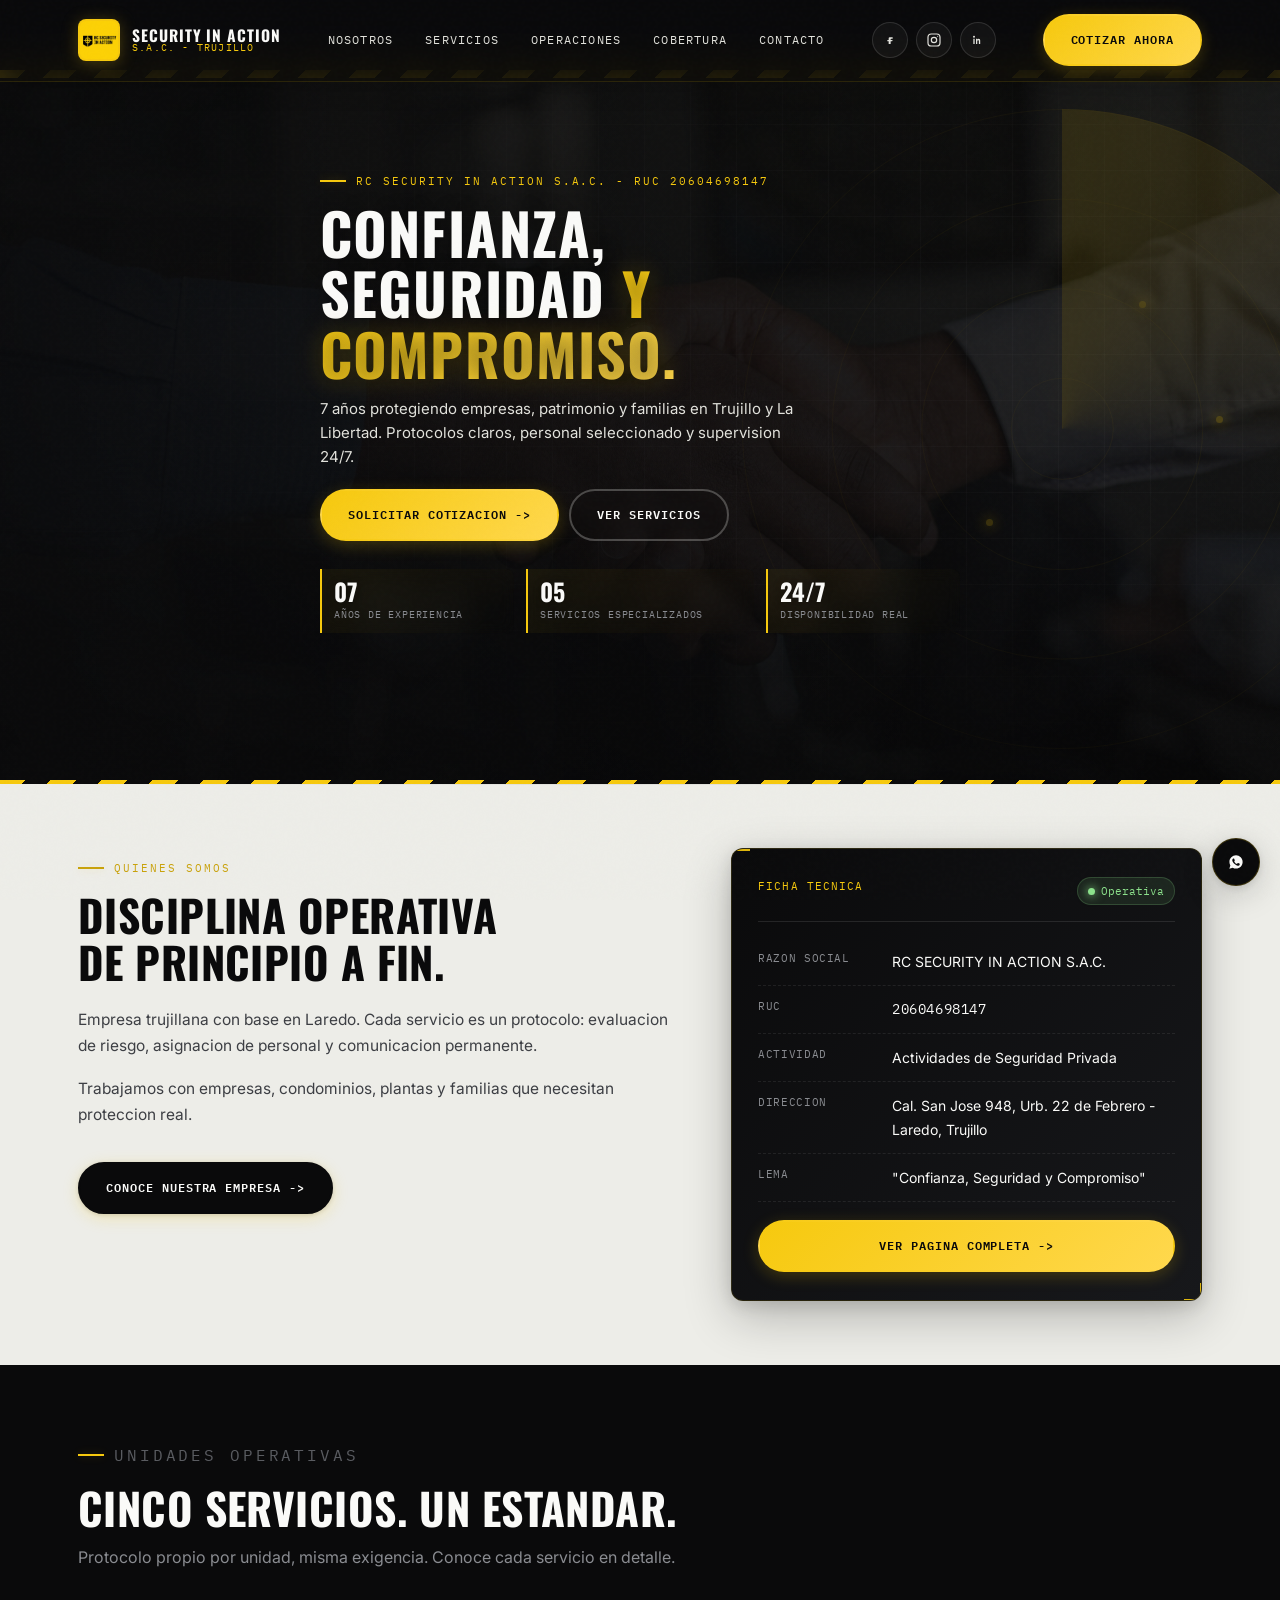
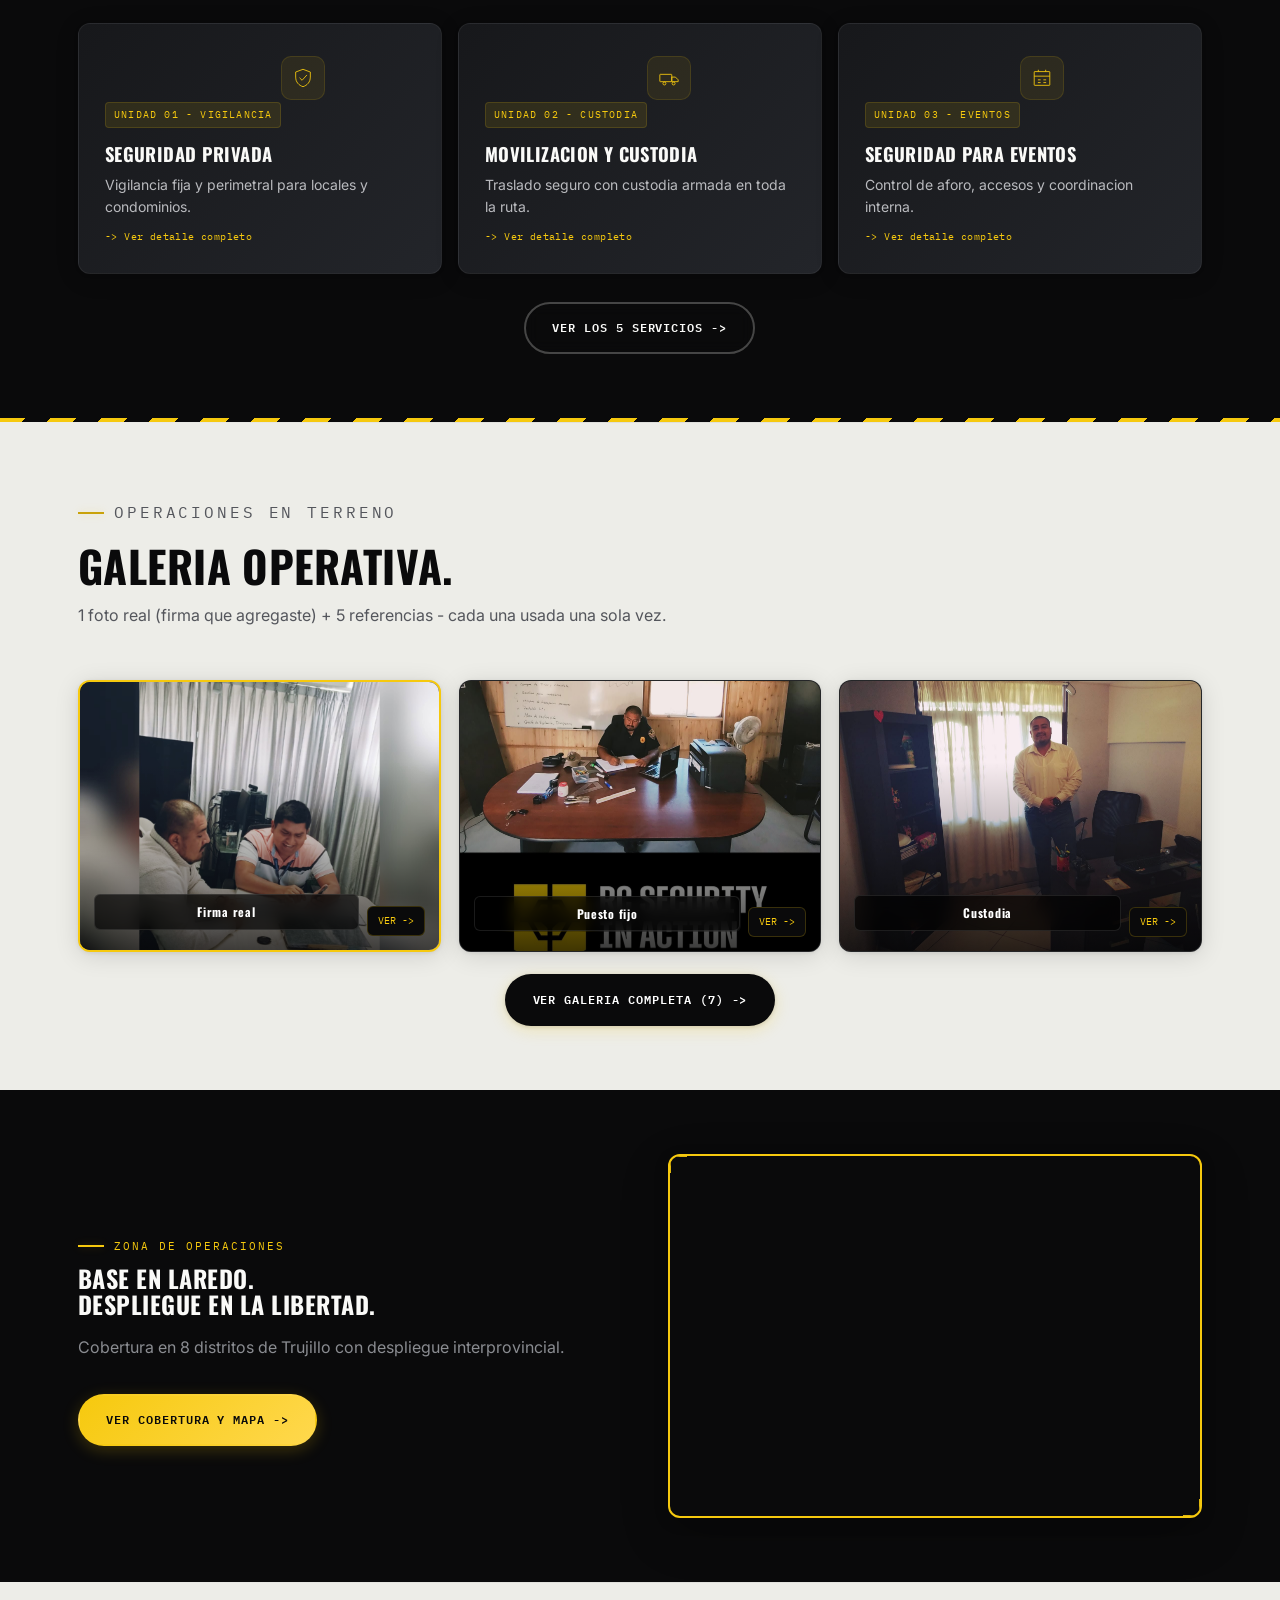
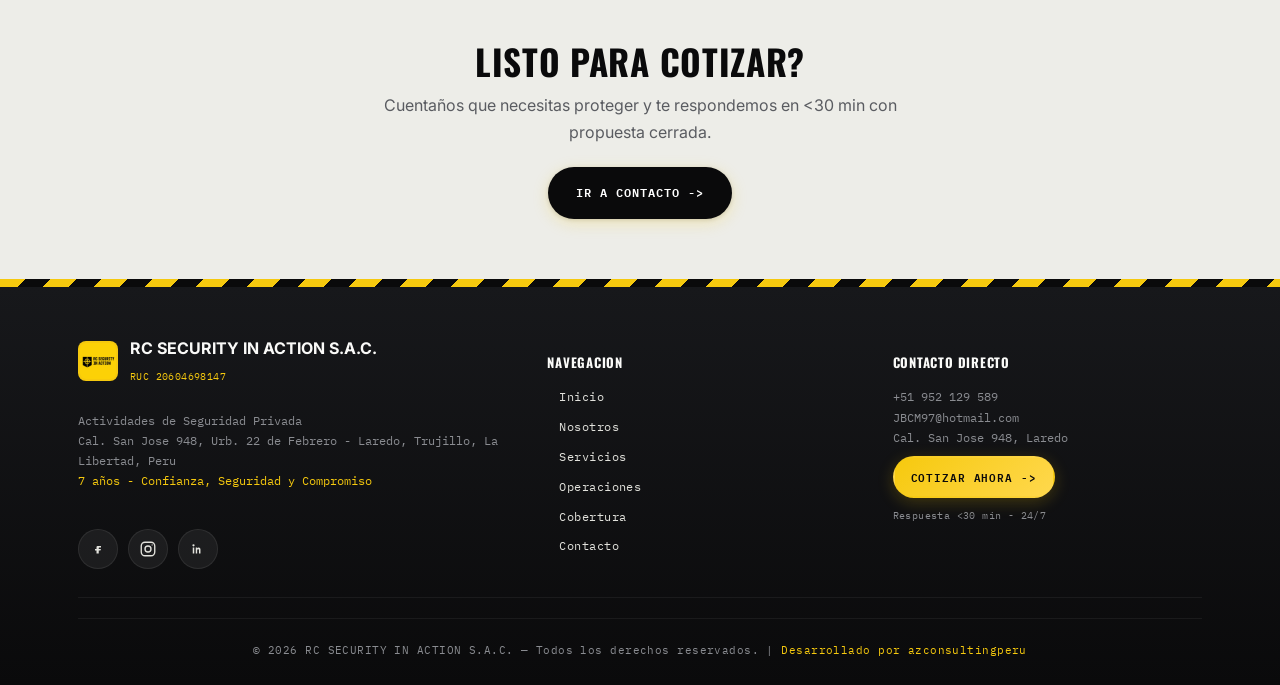
<file: index.html>
﻿<!DOCTYPE html>
<html lang="es-PE">
<head>
<meta charset="UTF-8">
<meta name="viewport" content="width=device-width, initial-scale=1.0">
<title>RC SECURITY IN ACTION S.A.C. | Seguridad Privada en Trujillo - 7 años</title>
<meta name="description" content="RC SECURITY IN ACTION S.A.C. - 7 años. Seguridad privada, custodia, eventos, motorizado y resguardo personal en Trujillo. RUC 20604698147.">
<link rel="icon" href="assets/img/logo.jpg">
<link rel="preconnect" href="https://fonts.googleapis.com"><link rel="preconnect" href="https://fonts.gstatic.com" crossorigin>
<link href="https://fonts.googleapis.com/css2?family=Oswald:wght@400;500;600;700&family=Inter:wght@400;500;600;700&family=IBM+Plex+Mono:wght@400;500;600&display=swap" rel="stylesheet">
<link rel="stylesheet" href="css/style.css">
<script type="application/ld+json">{"@context":"https://schema.org","@type":"SecurityService","name":"RC SECURITY IN ACTION S.A.C.","taxID":"20604698147","slogan":"Confianza, Seguridad y Compromiso","address":{"@type":"PostalAddress","streetAddress":"Cal. San Jose Nro. 948, Urb. 22 de Febrero","addressLocality":"Laredo, Trujillo","addressRegion":"La Libertad","addressCountry":"PE"},"telephone":"+51952129589","areaServed":["Trujillo","Laredo","La Libertad"],"foundingDate":"2019","sameAs":["https://web.facebook.com/Rcinaction?locale=es_LA","https://www.instagram.com/rc_sia_sac/","https://www.linkedin.com/in/rc-securiry-in-action-658b65382/"]}</script>
</head>
<body>
<header>
  <nav class="nav">
    <a href="index.html" class="brand" aria-label="RC Security in Action - Inicio">
      <img class="brand-mark" src="assets/img/logo.jpg" alt="RC SECURITY IN ACTION S.A.C." width="42" height="42" style="object-fit:contain;border-radius:8px;background:#F6C90E;padding:2px">
      <span class="brand-text"><strong>Security in Action</strong><span>S.A.C. - Trujillo</span></span>
    </a>
    <div class="nav-links">
      <a href="nosotros.html">Nosotros</a>
      <a href="servicios.html">Servicios</a>
      <a href="operaciones.html">Operaciones</a>
      <a href="cobertura.html">Cobertura</a>
      <a href="contacto.html">Contacto</a>
    </div>
    <div class="nav-social">
      <a href="https://web.facebook.com/Rcinaction?locale=es_LA" target="_blank" rel="noopener" aria-label="Facebook"><svg viewBox="0 0 24 24" fill="currentColor"><path d="M14 8h-2.5a1.5 1.5 0 0 0-1.5 1.5V12H8v2h2v4h3v-4h2.2l.8-2H13v-1.2c0-.4.2-.8.8-.8H16V8z"/></svg></a>
      <a href="https://www.instagram.com/rc_sia_sac/" target="_blank" rel="noopener" aria-label="Instagram"><svg viewBox="0 0 24 24" fill="none" stroke="currentColor" stroke-width="1.8"><rect x="3" y="3" width="18" height="18" rx="5"/><circle cx="12" cy="12" r="4"/><circle cx="17.5" cy="6.5" r="0.8" fill="currentColor" stroke="none"/></svg></a>
      <a href="https://www.linkedin.com/in/rc-securiry-in-action-658b65382/" target="_blank" rel="noopener" aria-label="LinkedIn"><svg viewBox="0 0 24 24" fill="currentColor"><path d="M6 8.5a1.5 1.5 0 1 1 0-3 1.5 1.5 0 0 1 0 3zM5 10h2v8H5v-8zm4 0h1.9v1.1h.1a2.1 2.1 0 0 1 1.9-1.1c2 0 2.4 1.3 2.4 3.1V18h-2v-4.2c0-.9-.1-1.6-1.1-1.6-1.1 0-1.3.9-1.3 1.9V18H9v-8z"/></svg></a>
    </div>
    <a class="btn btn-primary" href="contacto.html">Cotizar ahora</a>
    <button class="burger" id="burgerBtn" aria-label="Abrir menu" aria-expanded="false"><svg class="icon-hamburger" width="20" height="20" viewBox="0 0 24 24" fill="none" stroke="currentColor" stroke-width="2"><line x1="3" y1="6" x2="21" y2="6"/><line x1="3" y1="12" x2="21" y2="12"/><line x1="3" y1="18" x2="21" y2="18"/></svg><svg class="icon-close" width="20" height="20" viewBox="0 0 24 24" fill="none" stroke="currentColor" stroke-width="2"><line x1="18" y1="6" x2="6" y2="18"/><line x1="6" y1="6" x2="18" y2="18"/></svg></button>
  </nav>
  <div class="mobile-menu" id="mobileMenu">
    <a href="nosotros.html">Nosotros</a><a href="servicios.html">Servicios</a><a href="operaciones.html">Operaciones</a><a href="cobertura.html">Cobertura</a><a href="contacto.html">Contacto</a>
    <a href="https://wa.me/51952129589?text=Hola%20RC%20Security%2C%20quiero%20cotizar" target="_blank" rel="noopener" style="color:#F6C90E;">WhatsApp directo -></a>
  </div>
</header>
<div class="hazard" role="presentation" style="margin-top:70px"></div>

<section class="hero" id="top">
  <div class="hero-bg" aria-hidden="true"></div>
  <div class="hero-grid" aria-hidden="true"></div>
  <div class="hero-radar" aria-hidden="true">
    <div class="radar-ring" style="width:100%;height:100%"></div><div class="radar-ring" style="width:72%;height:72%"></div><div class="radar-ring" style="width:44%;height:44%"></div><div class="radar-ring" style="width:16%;height:16%"></div>
    <div class="radar-sweep"></div>
    <div class="radar-dot" style="top:30%;left:62%;animation-delay:.2s"></div><div class="radar-dot" style="top:64%;left:38%;animation-delay:1.1s"></div><div class="radar-dot" style="top:48%;left:74%;animation-delay:1.8s"></div>
  </div>
  <div class="wrap">
    <div class="hero-inner">
      <p class="eyebrow">RC SECURITY IN ACTION S.A.C. - RUC 20604698147</p>
      <h1>Confianza,<br>seguridad <em>y compromiso.</em></h1>
      <p class="lead">7 años protegiendo empresas, patrimonio y familias en Trujillo y La Libertad. Protocolos claros, personal seleccionado y supervision 24/7.</p>
      <div class="hero-actions">
        <a class="btn btn-primary" href="contacto.html">Solicitar cotizacion -></a>
        <a class="btn btn-ghost" href="servicios.html">Ver servicios</a>
      </div>
      <div class="stat-strip">
        <div><strong>07</strong><span>Años de experiencia</span></div>
        <div><strong>05</strong><span>Servicios especializados</span></div>
        <div><strong>24/7</strong><span>Disponibilidad real</span></div>
      </div>
    </div>
  </div>
</section>
<div class="hazard thin" role="presentation"></div>

<section class="section-pad light">
  <div class="wrap">
    <div class="about-grid">
      <div class="reveal">
        <p class="eyebrow">Quienes somos</p>
        <div class="section-head" style="margin-bottom:0"><h2>Disciplina operativa<br>de principio a fin.</h2></div>
        <div class="about-copy" style="margin-top:22px">
          <p>Empresa trujillana con base en Laredo. Cada servicio es un protocolo: evaluacion de riesgo, asignacion de personal y comunicacion permanente.</p>
          <p>Trabajamos con empresas, condominios, plantas y familias que necesitan proteccion real.</p>
        </div>
        <a href="nosotros.html" class="btn btn-primary" style="margin-top:18px;background:var(--black);color:var(--paper);border:2px solid var(--black)">Conoce nuestra empresa -></a>
      </div>
      <div class="id-card bracket reveal">
        <div class="id-top"><span class="tag">Ficha tecnica</span><span class="status">Operativa</span></div>
        <div class="id-row"><span class="k">Razon social</span><span class="v">RC SECURITY IN ACTION S.A.C.</span></div>
        <div class="id-row"><span class="k">RUC</span><span class="v mono">20604698147</span></div>
        <div class="id-row"><span class="k">Actividad</span><span class="v">Actividades de Seguridad Privada</span></div>
        <div class="id-row"><span class="k">Direccion</span><span class="v">Cal. San Jose 948, Urb. 22 de Febrero - Laredo, Trujillo</span></div>
        <div class="id-row"><span class="k">Lema</span><span class="v">"Confianza, Seguridad y Compromiso"</span></div>
        <a href="nosotros.html" class="btn btn-primary" style="width:100%;justify-content:center;margin-top:18px">Ver pagina completa -></a>
      </div>
    </div>
  </div>
</section>

<section class="section-pad" style="background:var(--black)">
  <div class="wrap">
    <div class="section-head reveal"><p class="eyebrow">Unidades operativas</p><h2 style="color:var(--paper)">Cinco servicios. Un estandar.</h2><p style="color:#8A8C91">Protocolo propio por unidad, misma exigencia. Conoce cada servicio en detalle.</p></div>
    <div class="services-grid reveal">
      <a href="servicios.html#vigilancia" class="service-card"><span class="unit-code mono">UNIDAD 01 - VIGILANCIA</span><svg class="service-icon" viewBox="0 0 48 48" fill="none" stroke="currentColor" stroke-width="1.9"><path d="M24 5 L40 11 V22 C40 33 33 40 24 43 C15 40 8 33 8 22 V11 Z"/><path d="M17 24 L22 29 L32 18" stroke-linecap="round" stroke-linejoin="round"/></svg><h3>Seguridad Privada</h3><p>Vigilancia fija y perimetral para locales y condominios.</p><span class="mono" style="font-size:10px;color:var(--yellow);margin-top:10px;display:block">-> Ver detalle completo</span></a>
      <a href="servicios.html#custodia" class="service-card"><span class="unit-code mono">UNIDAD 02 - CUSTODIA</span><svg class="service-icon" viewBox="0 0 48 48" fill="none" stroke="currentColor" stroke-width="1.9"><rect x="4" y="16" width="26" height="16" rx="1"/><path d="M30 22h8l6 6v4h-14z"/><circle cx="14" cy="36" r="3.2"/><circle cx="34" cy="36" r="3.2"/></svg><h3>Movilizacion y Custodia</h3><p>Traslado seguro con custodia armada en toda la ruta.</p><span class="mono" style="font-size:10px;color:var(--yellow);margin-top:10px;display:block">-> Ver detalle completo</span></a>
      <a href="servicios.html#eventos" class="service-card"><span class="unit-code mono">UNIDAD 03 - EVENTOS</span><svg class="service-icon" viewBox="0 0 48 48" fill="none" stroke="currentColor" stroke-width="1.9"><rect x="7" y="10" width="34" height="30" rx="1"/><path d="M7 20h34"/><path d="M16 10v-4M32 10v-4"/><path d="M15 28h6M27 28h6M15 34h6M27 34h6"/></svg><h3>Seguridad para Eventos</h3><p>Control de aforo, accesos y coordinacion interna.</p><span class="mono" style="font-size:10px;color:var(--yellow);margin-top:10px;display:block">-> Ver detalle completo</span></a>
    </div>
    <div style="text-align:center;margin-top:28px"><a href="servicios.html" class="btn btn-ghost">Ver los 5 servicios -></a></div>
  </div>
</section>
<div class="hazard thin" role="presentation"></div>

<section class="section-pad light">
  <div class="wrap">
    <div class="section-head reveal"><p class="eyebrow">Operaciones en terreno</p><h2>Galeria operativa.</h2><p>1 foto real (firma que agregaste) + 5 referencias - cada una usada una sola vez.</p></div>
    <div class="ops-grid reveal">
      <a href="operaciones.html" class="op-card real" style="border:2px solid var(--yellow)"><img src="assets/img/firma-contrato.jpg" alt="Firma real destacada" loading="lazy" style="object-position:center top"><div class="op-label"><h4>Firma real</h4><span>VER -></span></div></a>
      <a href="operaciones.html" class="op-card real"><img src="assets/img/op-01.jpg" alt="Puesto fijo" loading="lazy"><div class="op-label"><h4>Puesto fijo</h4><span>VER -></span></div></a>
      <a href="operaciones.html" class="op-card real"><img src="assets/img/op-02.jpg" alt="Custodia" loading="lazy"><div class="op-label"><h4>Custodia</h4><span>VER -></span></div></a>
    </div>
    <div style="text-align:center;margin-top:22px"><a href="operaciones.html" class="btn btn-primary" style="background:var(--black);color:#fff">Ver galeria completa (7) -></a></div>
  </div>
</section>

<section class="section-pad" style="background:var(--black)">
  <div class="wrap">
    <div class="coverage-wrap">
      <div class="reveal"><p class="eyebrow">Zona de operaciones</p><h2 style="color:var(--paper)">Base en Laredo.<br>Despliegue en La Libertad.</h2><p style="color:#8A8C91">Cobertura en 8 distritos de Trujillo con despliegue interprovincial.</p><a href="cobertura.html" class="btn btn-primary" style="margin-top:18px">Ver cobertura y mapa -></a></div>
      <div class="map-frame bracket reveal" style="pointer-events:none"><iframe loading="lazy" src="https://www.google.com/maps?q=Cal.+San+Jose+948+Urb.+22+de+Febrero+Laredo+Trujillo+La+Libertad+Peru&output=embed" title="Mapa"></iframe></div>
    </div>
  </div>
</section>

<section class="section-pad light" style="padding:60px 0">
  <div class="wrap" style="text-align:center">
    <h2 style="font-size:clamp(1.6rem,3vw,2.2rem)">Listo para cotizar?</h2>
    <p style="color:#5a5c61;max-width:520px;margin:12px auto 22px">Cuentaños que necesitas proteger y te respondemos en &lt;30 min con propuesta cerrada.</p>
    <a href="contacto.html" class="btn btn-primary" style="background:var(--black);color:#fff">Ir a contacto -></a>
  </div>
</section>

<div class="hazard" role="presentation"></div>
<footer>
  <div class="wrap">
    <div class="footer-grid">
      <div class="footer-brand">
        <div class="footer-brand-top">
          <img src="assets/img/logo.jpg" alt="RC Security" width="40" height="40" style="border-radius:8px;background:#F6C90E;padding:2px">
          <div><strong>RC SECURITY IN ACTION S.A.C.</strong><br><span class="mono" style="font-size:10px;color:var(--yellow)">RUC 20604698147</span></div>
        </div>
        <p class="footer-legal">Actividades de Seguridad Privada<br>Cal. San Jose 948, Urb. 22 de Febrero - Laredo, Trujillo, La Libertad, Peru<br><span style="color:var(--yellow)">7 años - Confianza, Seguridad y Compromiso</span></p>
        <div class="footer-social">
        <a href="https://web.facebook.com/Rcinaction?locale=es_LA" target="_blank" rel="noopener" class="fb" aria-label="Facebook"><svg viewBox="0 0 24 24" fill="currentColor"><path d="M14 8h-2.5a1.5 1.5 0 0 0-1.5 1.5V12H8v2h2v4h3v-4h2.2l.8-2H13v-1.2c0-.4.2-.8.8-.8H16V8z"/></svg></a>
        <a href="https://www.instagram.com/rc_sia_sac/" target="_blank" rel="noopener" class="ig" aria-label="Instagram"><svg viewBox="0 0 24 24" fill="none" stroke="currentColor" stroke-width="1.8"><rect x="3" y="3" width="18" height="18" rx="5"/><circle cx="12" cy="12" r="4"/><circle cx="17.5" cy="6.5" r="0.8" fill="currentColor" stroke="none"/></svg></a>
        <a href="https://www.linkedin.com/in/rc-securiry-in-action-658b65382/" target="_blank" rel="noopener" class="li" aria-label="LinkedIn"><svg viewBox="0 0 24 24" fill="currentColor"><path d="M6 8.5a1.5 1.5 0 1 1 0-3 1.5 1.5 0 0 1 0 3zM5 10h2v8H5v-8zm4 0h1.9v1.1h.1a2.1 2.1 0 0 1 1.9-1.1c2 0 2.4 1.3 2.4 3.1V18h-2v-4.2c0-.9-.1-1.6-1.1-1.6-1.1 0-1.3.9-1.3 1.9V18H9v-8z"/></svg></a>
      </div>
      </div>
      <div class="footer-col">
        <h4>Navegacion</h4>
        <div class="footer-links"><a href="index.html">Inicio</a><a href="nosotros.html">Nosotros</a><a href="servicios.html">Servicios</a><a href="operaciones.html">Operaciones</a><a href="cobertura.html">Cobertura</a><a href="contacto.html">Contacto</a></div>
      </div>
      <div class="footer-col">
        <h4>Contacto directo</h4>
        <p class="footer-legal" style="margin:0 0 8px">+51 952 129 589<br>JBCM97@hotmail.com<br>Cal. San Jose 948, Laredo</p>
        <a href="contacto.html" class="btn btn-primary" style="padding:10px 16px;font-size:11px">Cotizar ahora -></a>
        <p class="mono" style="font-size:10px;color:var(--steel-soft);margin-top:10px">Respuesta &lt;30 min - 24/7</p>
      </div>
    </div>
  <div style="text-align:center;margin-top:20px;padding-top:16px;border-top:1px solid rgba(250,250,248,.06)">
    <span class="mono" style="font-size:11px;color:var(--steel-soft)">© 2026 RC SECURITY IN ACTION S.A.C. — Todos los derechos reservados. | <a href="https://azconsultingperu.com/" target="_blank" rel="noopener" style="color:var(--yellow);text-decoration:none;border-bottom:1px solid transparent;transition:all .2s" onmouseover="this.style.borderColor='var(--yellow)'" onmouseout="this.style.borderColor='transparent'">Desarrollado por azconsultingperu</a></span>
  </div>
  </div>
</footer>
<button class="scroll-top" id="scrollTop" aria-label="Volver arriba"><svg viewBox="0 0 24 24" fill="none" stroke="currentColor" stroke-width="2.5"><path d="M18 15l-6-6-6 6" stroke-linecap="round" stroke-linejoin="round"/></svg></button>
<a class="wa-float" href="https://wa.me/51952129589?text=Hola%20RC%20Security%2C%20quiero%20cotizar" target="_blank" rel="noopener" aria-label="WhatsApp"><svg viewBox="0 0 24 24" fill="currentColor"><path d="M12.04 2C6.58 2 2.13 6.45 2.13 11.91c0 1.87.5 3.63 1.4 5.16L2 22l5.09-1.5a9.9 9.9 0 0 0 4.95 1.32h.01c5.46 0 9.9-4.45 9.9-9.91 0-2.65-1.03-5.14-2.9-7.01A9.87 9.87 0 0 0 12.04 2Zm5.83 14.13c-.24.68-1.4 1.3-1.93 1.35-.5.05-1.02.24-3.43-.72-2.9-1.15-4.76-4.1-4.9-4.3-.15-.2-1.17-1.55-1.17-2.96 0-1.4.74-2.09 1-2.38.24-.27.53-.33.7-.33h.5c.16 0 .38-.02.58.45.24.57.8 1.98.87 2.13.07.14.11.31.02.5-.09.2-.14.32-.28.5-.14.16-.29.36-.42.49-.14.14-.28.29-.12.57.16.28.72 1.2 1.55 1.94 1.07.96 1.96 1.26 2.24 1.4.28.14.44.12.6-.07.16-.2.7-.82.89-1.1.19-.27.37-.23.62-.14.24.1 1.55.73 1.82.87.27.13.44.2.5.32.07.12.07.68-.17 1.36Z"/></svg></a>
<div class="toast" id="toast">Correo copiado</div>
<script src="js/main.js"></script>
</body>
</html>
</file>
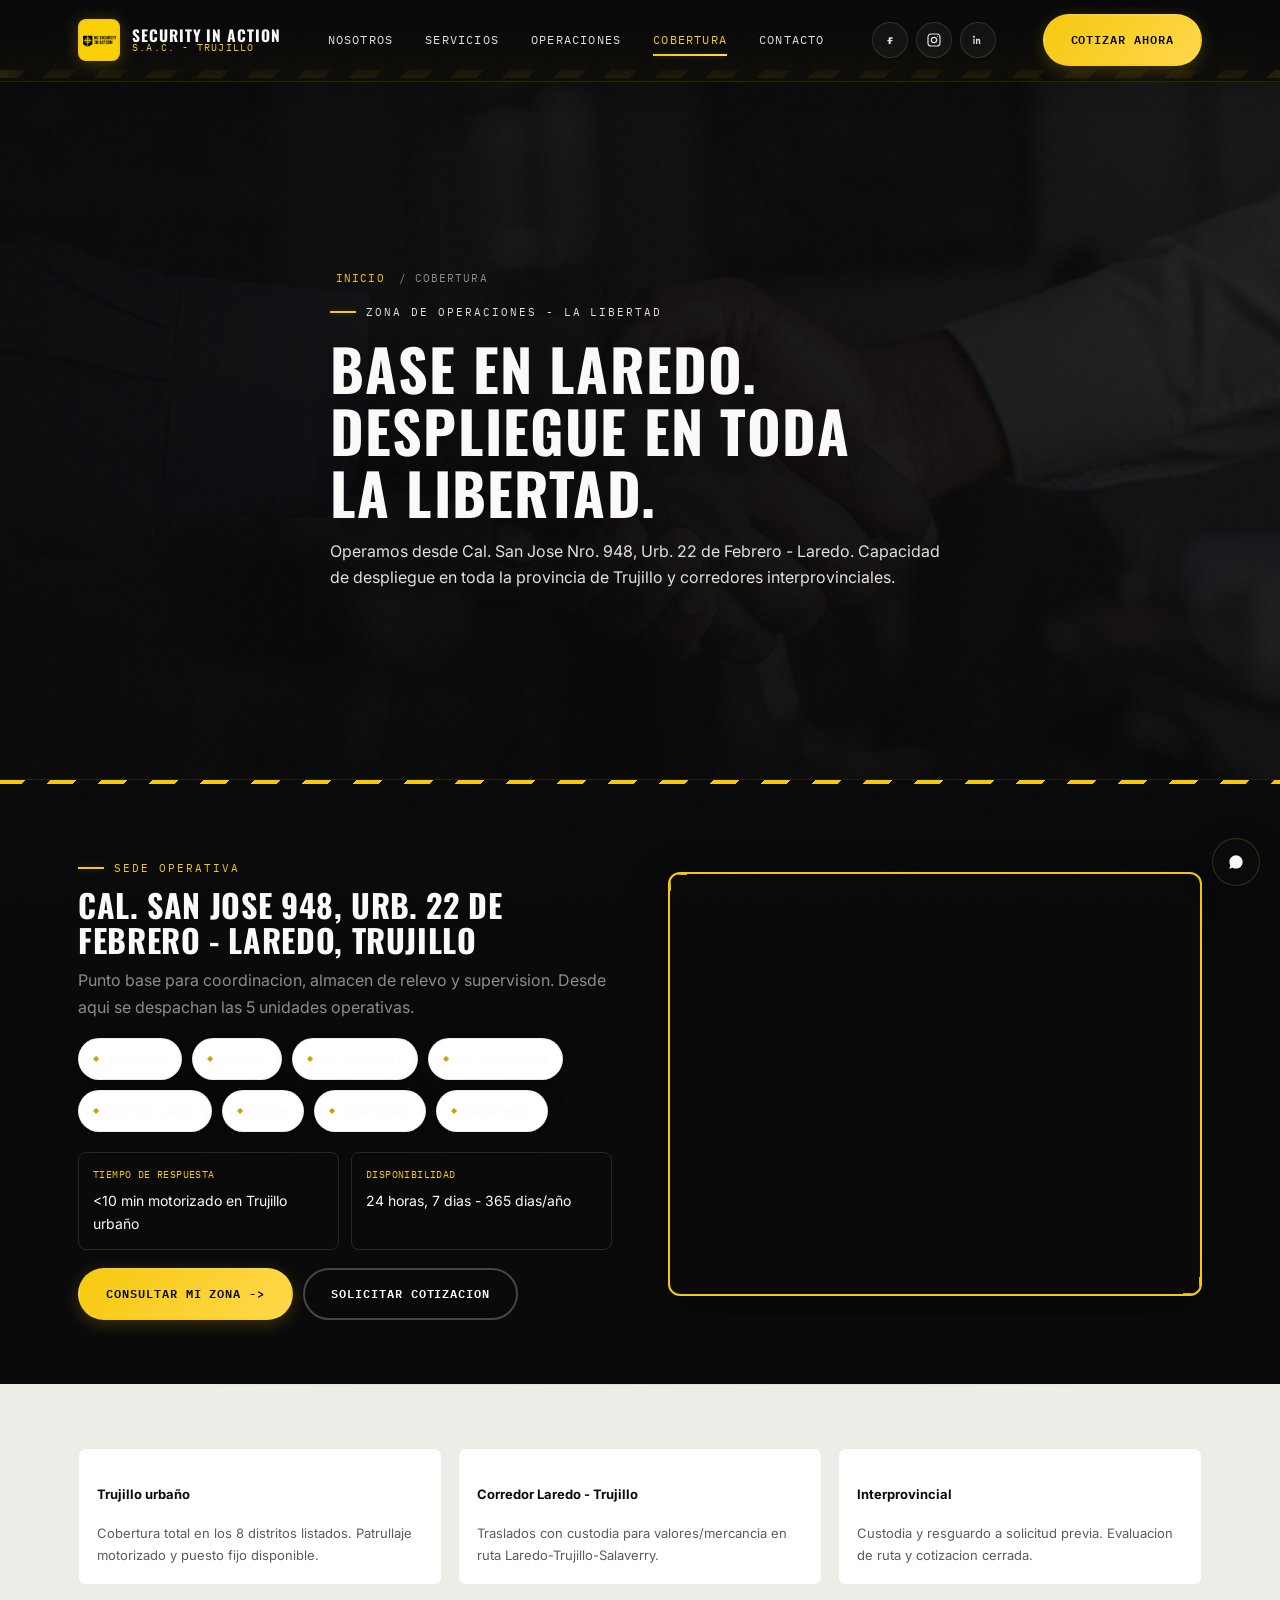
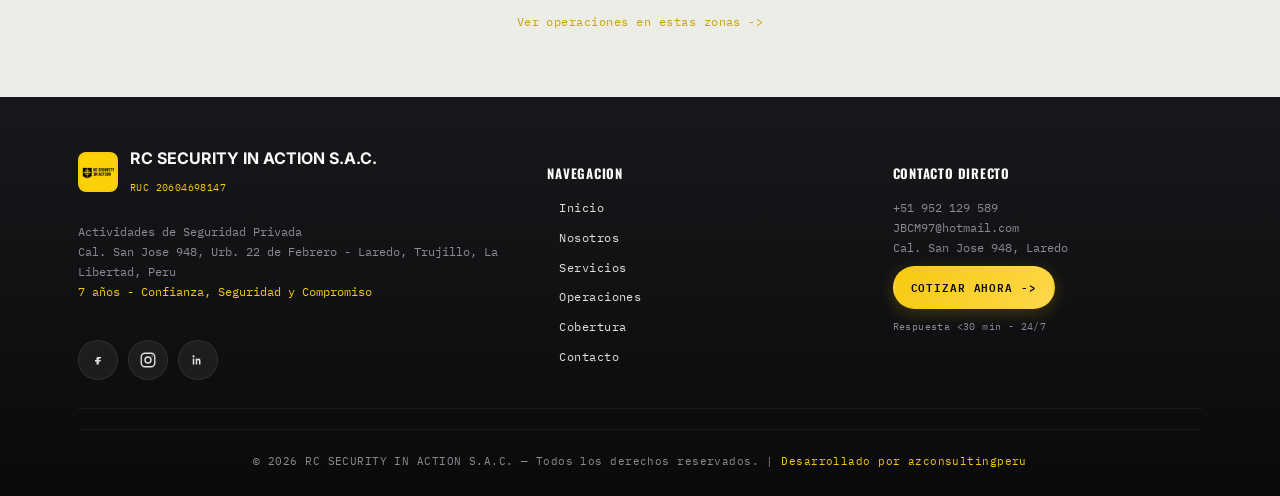
<file: cobertura.html>
﻿<!DOCTYPE html>
<html lang="es-PE">
<head>
<meta charset="UTF-8"><meta name="viewport" content="width=device-width, initial-scale=1.0">
<title>Cobertura | RC SECURITY IN ACTION S.A.C.</title>
<meta name="description" content="Cobertura en Trujillo y La Libertad. Base en Laredo (Cal. San Jose 948). Despliegue en 8 distritos con mapa interactivo.">
<link rel="icon" href="assets/img/logo.jpg">
<link rel="preconnect" href="https://fonts.googleapis.com"><link rel="preconnect" href="https://fonts.gstatic.com" crossorigin>
<link href="https://fonts.googleapis.com/css2?family=Oswald:wght@400;500;600;700&family=Inter:wght@400;500;600;700&family=IBM+Plex+Mono:wght@400;500;600&display=swap" rel="stylesheet">
<link rel="stylesheet" href="css/style.css">
</head>
<body>
<header>
  <nav class="nav">
    <a href="index.html" class="brand"><img class="brand-mark" src="assets/img/logo.jpg" alt="RC SECURITY IN ACTION S.A.C." width="42" height="42" style="object-fit:contain;border-radius:8px;background:#F6C90E;padding:2px"><span class="brand-text"><strong>Security in Action</strong><span>S.A.C. - Trujillo</span></span></a>
    <div class="nav-links"><a href="nosotros.html">Nosotros</a><a href="servicios.html">Servicios</a><a href="operaciones.html">Operaciones</a><a href="cobertura.html" class="active">Cobertura</a><a href="contacto.html">Contacto</a></div>
    <div class="nav-social">
      <a href="https://web.facebook.com/Rcinaction?locale=es_LA" target="_blank" rel="noopener" aria-label="Facebook"><svg viewBox="0 0 24 24" fill="currentColor"><path d="M14 8h-2.5a1.5 1.5 0 0 0-1.5 1.5V12H8v2h2v4h3v-4h2.2l.8-2H13v-1.2c0-.4.2-.8.8-.8H16V8z"/></svg></a>
      <a href="https://www.instagram.com/rc_sia_sac/" target="_blank" rel="noopener" aria-label="Instagram"><svg viewBox="0 0 24 24" fill="none" stroke="currentColor" stroke-width="1.8"><rect x="3" y="3" width="18" height="18" rx="5"/><circle cx="12" cy="12" r="4"/><circle cx="17.5" cy="6.5" r="0.8" fill="currentColor" stroke="none"/></svg></a>
      <a href="https://www.linkedin.com/in/rc-securiry-in-action-658b65382/" target="_blank" rel="noopener" aria-label="LinkedIn"><svg viewBox="0 0 24 24" fill="currentColor"><path d="M6 8.5a1.5 1.5 0 1 1 0-3 1.5 1.5 0 0 1 0 3zM5 10h2v8H5v-8zm4 0h1.9v1.1h.1a2.1 2.1 0 0 1 1.9-1.1c2 0 2.4 1.3 2.4 3.1V18h-2v-4.2c0-.9-.1-1.6-1.1-1.6-1.1 0-1.3.9-1.3 1.9V18H9v-8z"/></svg></a>
    </div>
    <a class="btn btn-primary" href="contacto.html">Cotizar ahora</a>
    <button class="burger" id="burgerBtn" aria-label="Abrir menu" aria-expanded="false"><svg class="icon-hamburger" width="20" height="20" viewBox="0 0 24 24" fill="none" stroke="currentColor" stroke-width="2"><line x1="3" y1="6" x2="21" y2="6"/><line x1="3" y1="12" x2="21" y2="12"/><line x1="3" y1="18" x2="21" y2="18"/></svg><svg class="icon-close" width="20" height="20" viewBox="0 0 24 24" fill="none" stroke="currentColor" stroke-width="2"><line x1="18" y1="6" x2="6" y2="18"/><line x1="6" y1="6" x2="18" y2="18"/></svg></button>
  </nav>
  <div class="mobile-menu" id="mobileMenu"><a href="nosotros.html">Nosotros</a><a href="servicios.html">Servicios</a><a href="operaciones.html">Operaciones</a><a href="cobertura.html">Cobertura</a><a href="contacto.html">Contacto</a><a href="https://wa.me/51952129589" target="_blank" rel="noopener" style="color:#F6C90E;">WhatsApp directo -></a></div>
</header>
<div class="hazard" role="presentation" style="margin-top:70px"></div>

<section class="page-hero">
  <div class="page-hero-bg" aria-hidden="true"></div><div class="wrap">
  <div class="breadcrumb"><a href="index.html">Inicio</a> <span>/</span> <span>Cobertura</span></div>
  <p class="eyebrow" style="margin-top:14px">Zona de operaciones - La Libertad</p>
  <h1>Base en Laredo.<br>Despliegue en toda<br>La Libertad.</h1>
  <p>Operamos desde Cal. San Jose Nro. 948, Urb. 22 de Febrero - Laredo. Capacidad de despliegue en toda la provincia de Trujillo y corredores interprovinciales.</p>
</div></section>
<div class="hazard thin" role="presentation"></div>

<section class="section-pad" style="background:var(--black)">
  <div class="wrap">
    <div class="coverage-wrap">
      <div class="reveal">
        <p class="eyebrow">Sede operativa</p>
        <h2 style="color:var(--paper);font-size:clamp(1.5rem,2.8vw,2rem);margin-top:10px">Cal. San Jose 948, Urb. 22 de Febrero - Laredo, Trujillo</h2>
        <p style="color:#8A8C91;margin-top:10px">Punto base para coordinacion, almacen de relevo y supervision. Desde aqui se despachan las 5 unidades operativas.</p>
        <ul class="district-list dark" style="margin-top:18px"><li>Trujillo</li><li>Laredo</li><li>El Porvenir</li><li>La Esperanza</li><li>Victor Larco</li><li>Moche</li><li>Huanchaco</li><li>Salaverry</li></ul>
        <div style="margin-top:20px;display:grid;grid-template-columns:1fr 1fr;gap:12px">
          <div style="border:1px solid rgba(250,250,248,.12);padding:14px;border-radius:var(--radius-sm)"><p class="mono" style="font-size:10px;color:var(--yellow);margin:0 0 6px">TIEMPO DE RESPUESTA</p><p style="margin:0;color:var(--paper);font-size:14px">&lt;10 min motorizado en Trujillo urbaño</p></div>
          <div style="border:1px solid rgba(250,250,248,.12);padding:14px;border-radius:var(--radius-sm)"><p class="mono" style="font-size:10px;color:var(--yellow);margin:0 0 6px">DISPONIBILIDAD</p><p style="margin:0;color:var(--paper);font-size:14px">24 horas, 7 dias - 365 dias/año</p></div>
        </div>
        <div style="margin-top:18px;display:flex;gap:10px;flex-wrap:wrap">
          <a class="btn btn-primary" href="https://wa.me/51952129589?text=Hola%20RC%20Security%2C%20quiero%20consultar%20cobertura%20para%20mi%20zona%20(distrito/provincia)" target="_blank" rel="noopener">Consultar mi zona -></a>
          <a class="btn btn-ghost" href="contacto.html">Solicitar cotizacion</a>
        </div>
      </div>
      <div class="map-frame bracket reveal">
        <iframe loading="lazy" referrerpolicy="no-referrer-when-downgrade" src="https://www.google.com/maps?q=Cal.+San+Jose+948+Urb.+22+de+Febrero+Laredo+Trujillo+La+Libertad+Peru&output=embed" title="Ubicacion RC Security in Action S.A.C." style="height:420px"></iframe>
      </div>
    </div>
  </div>
</section>

<section class="section-pad light">
  <div class="wrap">
    <div style="display:grid;grid-template-columns:1fr 1fr 1fr;gap:16px" class="reveal">
      <div style="background:#fff;border:1px solid rgba(0,0,0,.08);padding:18px;border-radius:var(--radius-sm)"><h4 style="font-size:13px;color:var(--black)">Trujillo urbaño</h4><p style="font-size:13px;color:#5a5c61;margin:6px 0 0">Cobertura total en los 8 distritos listados. Patrullaje motorizado y puesto fijo disponible.</p></div>
      <div style="background:#fff;border:1px solid rgba(0,0,0,.08);padding:18px;border-radius:var(--radius-sm)"><h4 style="font-size:13px;color:var(--black)">Corredor Laredo - Trujillo</h4><p style="font-size:13px;color:#5a5c61;margin:6px 0 0">Traslados con custodia para valores/mercancia en ruta Laredo-Trujillo-Salaverry.</p></div>
      <div style="background:#fff;border:1px solid rgba(0,0,0,.08);padding:18px;border-radius:var(--radius-sm)"><h4 style="font-size:13px;color:var(--black)">Interprovincial</h4><p style="font-size:13px;color:#5a5c61;margin:6px 0 0">Custodia y resguardo a solicitud previa. Evaluacion de ruta y cotizacion cerrada.</p></div>
    </div>
    <div style="text-align:center;margin-top:22px"><a href="operaciones.html" class="mono" style="font-size:12px;color:var(--yellow-deep)">Ver operaciones en estas zonas -></a></div>
  </div>
</section>

<footer>
  <div class="wrap"><div class="footer-grid">
      <div class="footer-brand">
        <div class="footer-brand-top">
          <img src="assets/img/logo.jpg" alt="RC Security" width="40" height="40" style="border-radius:8px;background:#F6C90E;padding:2px">
          <div><strong>RC SECURITY IN ACTION S.A.C.</strong><br><span class="mono" style="font-size:10px;color:var(--yellow)">RUC 20604698147</span></div>
        </div>
        <p class="footer-legal">Actividades de Seguridad Privada<br>Cal. San Jose 948, Urb. 22 de Febrero - Laredo, Trujillo, La Libertad, Peru<br><span style="color:var(--yellow)">7 años - Confianza, Seguridad y Compromiso</span></p>
        <div class="footer-social">
        <a href="https://web.facebook.com/Rcinaction?locale=es_LA" target="_blank" rel="noopener" class="fb" aria-label="Facebook"><svg viewBox="0 0 24 24" fill="currentColor"><path d="M14 8h-2.5a1.5 1.5 0 0 0-1.5 1.5V12H8v2h2v4h3v-4h2.2l.8-2H13v-1.2c0-.4.2-.8.8-.8H16V8z"/></svg></a>
        <a href="https://www.instagram.com/rc_sia_sac/" target="_blank" rel="noopener" class="ig" aria-label="Instagram"><svg viewBox="0 0 24 24" fill="none" stroke="currentColor" stroke-width="1.8"><rect x="3" y="3" width="18" height="18" rx="5"/><circle cx="12" cy="12" r="4"/><circle cx="17.5" cy="6.5" r="0.8" fill="currentColor" stroke="none"/></svg></a>
        <a href="https://www.linkedin.com/in/rc-securiry-in-action-658b65382/" target="_blank" rel="noopener" class="li" aria-label="LinkedIn"><svg viewBox="0 0 24 24" fill="currentColor"><path d="M6 8.5a1.5 1.5 0 1 1 0-3 1.5 1.5 0 0 1 0 3zM5 10h2v8H5v-8zm4 0h1.9v1.1h.1a2.1 2.1 0 0 1 1.9-1.1c2 0 2.4 1.3 2.4 3.1V18h-2v-4.2c0-.9-.1-1.6-1.1-1.6-1.1 0-1.3.9-1.3 1.9V18H9v-8z"/></svg></a>
      </div>
      </div>
      <div class="footer-col">
        <h4>Navegacion</h4>
        <div class="footer-links"><a href="index.html">Inicio</a><a href="nosotros.html">Nosotros</a><a href="servicios.html">Servicios</a><a href="operaciones.html">Operaciones</a><a href="cobertura.html">Cobertura</a><a href="contacto.html">Contacto</a></div>
      </div>
      <div class="footer-col">
        <h4>Contacto directo</h4>
        <p class="footer-legal" style="margin:0 0 8px">+51 952 129 589<br>JBCM97@hotmail.com<br>Cal. San Jose 948, Laredo</p>
        <a href="contacto.html" class="btn btn-primary" style="padding:10px 16px;font-size:11px">Cotizar ahora -></a>
        <p class="mono" style="font-size:10px;color:var(--steel-soft);margin-top:10px">Respuesta &lt;30 min - 24/7</p>
      </div>
    </div>
  <div style="text-align:center;margin-top:20px;padding-top:16px;border-top:1px solid rgba(250,250,248,.06)">
    <span class="mono" style="font-size:11px;color:var(--steel-soft)">© 2026 RC SECURITY IN ACTION S.A.C. — Todos los derechos reservados. | <a href="https://azconsultingperu.com/" target="_blank" rel="noopener" style="color:var(--yellow);text-decoration:none;border-bottom:1px solid transparent;transition:all .2s" onmouseover="this.style.borderColor='var(--yellow)'" onmouseout="this.style.borderColor='transparent'">Desarrollado por azconsultingperu</a></span>
  </div>
  </div>
</footer>
<button class="scroll-top" id="scrollTop" aria-label="Volver arriba"><svg viewBox="0 0 24 24" fill="none" stroke="currentColor" stroke-width="2.5"><path d="M18 15l-6-6-6 6" stroke-linecap="round" stroke-linejoin="round"/></svg></button>
<a class="wa-float" href="https://wa.me/51952129589?text=Hola%20RC%20Security%2C%20quiero%20consultar%20cobertura" target="_blank" rel="noopener" aria-label="WhatsApp"><svg viewBox="0 0 24 24" fill="currentColor"><path d="M12.04 2C6.58 2 2.13 6.45 2.13 11.91c0 1.87.5 3.63 1.4 5.16L2 22l5.09-1.5a9.9 9.9 0 0 0 4.95 1.32h.01c5.46 0 9.9-4.45 9.9-9.91 0-2.65-1.03-5.14-2.9-7.01A9.87 9.87 0 0 0 12.04 2Z"/></svg></a>
<script src="js/main.js"></script>
</body>
</html>
</file>
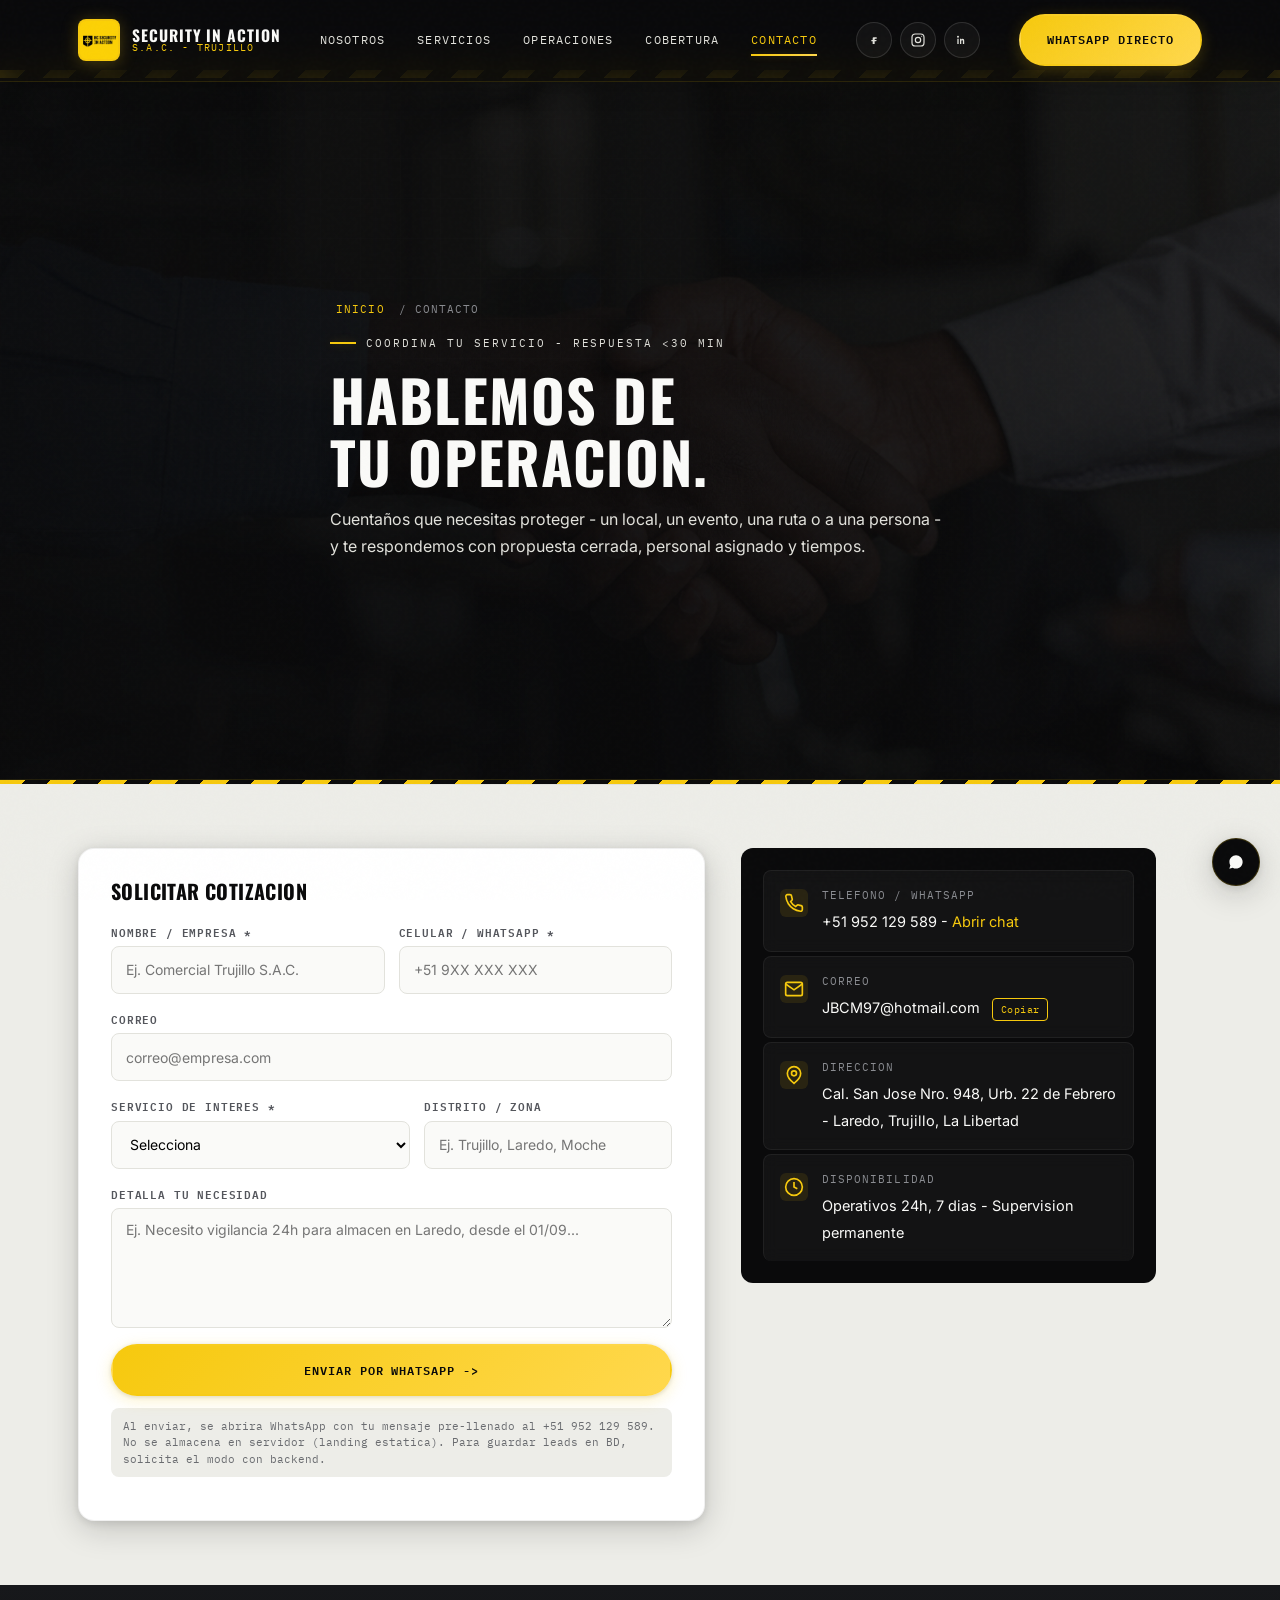
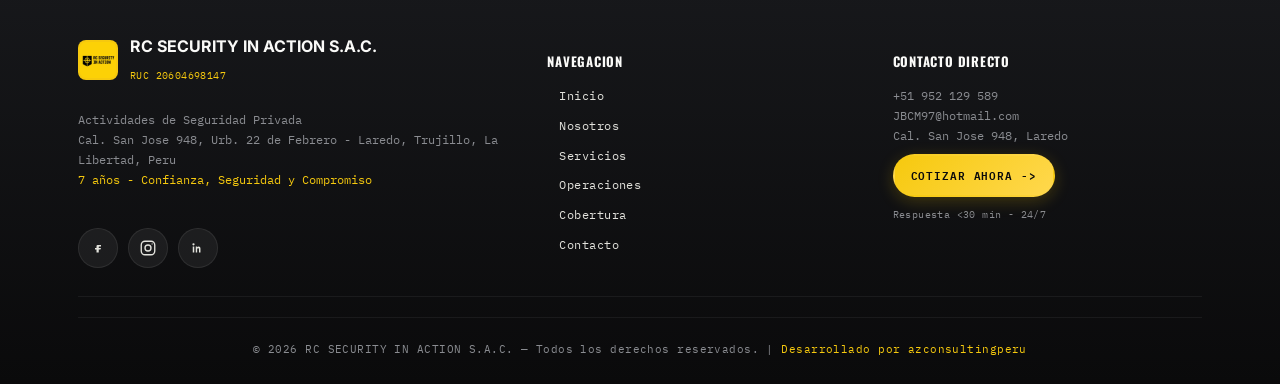
<file: contacto.html>
﻿<!DOCTYPE html>
<html lang="es-PE">
<head>
<meta charset="UTF-8"><meta name="viewport" content="width=device-width, initial-scale=1.0">
<title>Contacto | RC SECURITY IN ACTION S.A.C.</title>
<meta name="description" content="Cotiza tu servicio de seguridad privada en Trujillo. WhatsApp +51 952 129 589, JBCM97@hotmail.com, Cal. San Jose 948 Laredo. Respuesta &lt;30 min.">
<link rel="icon" href="assets/img/logo.jpg">
<link rel="preconnect" href="https://fonts.googleapis.com"><link rel="preconnect" href="https://fonts.gstatic.com" crossorigin>
<link href="https://fonts.googleapis.com/css2?family=Oswald:wght@400;500;600;700&family=Inter:wght@400;500;600;700&family=IBM+Plex+Mono:wght@400;500;600&display=swap" rel="stylesheet">
<link rel="stylesheet" href="css/style.css">
</head>
<body>
<header>
  <nav class="nav">
    <a href="index.html" class="brand"><img class="brand-mark" src="assets/img/logo.jpg" alt="RC SECURITY IN ACTION S.A.C." width="42" height="42" style="object-fit:contain;border-radius:8px;background:#F6C90E;padding:2px"><span class="brand-text"><strong>Security in Action</strong><span>S.A.C. - Trujillo</span></span></a>
    <div class="nav-links"><a href="nosotros.html">Nosotros</a><a href="servicios.html">Servicios</a><a href="operaciones.html">Operaciones</a><a href="cobertura.html">Cobertura</a><a href="contacto.html" class="active">Contacto</a></div>
    <div class="nav-social">
      <a href="https://web.facebook.com/Rcinaction?locale=es_LA" target="_blank" rel="noopener" aria-label="Facebook"><svg viewBox="0 0 24 24" fill="currentColor"><path d="M14 8h-2.5a1.5 1.5 0 0 0-1.5 1.5V12H8v2h2v4h3v-4h2.2l.8-2H13v-1.2c0-.4.2-.8.8-.8H16V8z"/></svg></a>
      <a href="https://www.instagram.com/rc_sia_sac/" target="_blank" rel="noopener" aria-label="Instagram"><svg viewBox="0 0 24 24" fill="none" stroke="currentColor" stroke-width="1.8"><rect x="3" y="3" width="18" height="18" rx="5"/><circle cx="12" cy="12" r="4"/><circle cx="17.5" cy="6.5" r="0.8" fill="currentColor" stroke="none"/></svg></a>
      <a href="https://www.linkedin.com/in/rc-securiry-in-action-658b65382/" target="_blank" rel="noopener" aria-label="LinkedIn"><svg viewBox="0 0 24 24" fill="currentColor"><path d="M6 8.5a1.5 1.5 0 1 1 0-3 1.5 1.5 0 0 1 0 3zM5 10h2v8H5v-8zm4 0h1.9v1.1h.1a2.1 2.1 0 0 1 1.9-1.1c2 0 2.4 1.3 2.4 3.1V18h-2v-4.2c0-.9-.1-1.6-1.1-1.6-1.1 0-1.3.9-1.3 1.9V18H9v-8z"/></svg></a>
    </div>
    <a class="btn btn-primary" href="https://wa.me/51952129589?text=Hola%20RC%20Security%2C%20quiero%20cotizar%20un%20servicio%20de%20seguridad" target="_blank" rel="noopener">WhatsApp directo</a>
    <button class="burger" id="burgerBtn" aria-label="Abrir menu" aria-expanded="false"><svg class="icon-hamburger" width="20" height="20" viewBox="0 0 24 24" fill="none" stroke="currentColor" stroke-width="2"><line x1="3" y1="6" x2="21" y2="6"/><line x1="3" y1="12" x2="21" y2="12"/><line x1="3" y1="18" x2="21" y2="18"/></svg><svg class="icon-close" width="20" height="20" viewBox="0 0 24 24" fill="none" stroke="currentColor" stroke-width="2"><line x1="18" y1="6" x2="6" y2="18"/><line x1="6" y1="6" x2="18" y2="18"/></svg></button>
  </nav>
  <div class="mobile-menu" id="mobileMenu"><a href="nosotros.html">Nosotros</a><a href="servicios.html">Servicios</a><a href="operaciones.html">Operaciones</a><a href="cobertura.html">Cobertura</a><a href="contacto.html">Contacto</a><a href="https://wa.me/51952129589" target="_blank" rel="noopener" style="color:#F6C90E;">WhatsApp directo -></a></div>
</header>
<div class="hazard" role="presentation" style="margin-top:70px"></div>

<section class="page-hero">
  <div class="page-hero-bg" aria-hidden="true"></div><div class="wrap">
  <div class="breadcrumb"><a href="index.html">Inicio</a> <span>/</span> <span>Contacto</span></div>
  <p class="eyebrow" style="margin-top:14px">Coordina tu servicio - Respuesta &lt;30 min</p>
  <h1>Hablemos de<br>tu operacion.</h1>
  <p>Cuentaños que necesitas proteger - un local, un evento, una ruta o a una persona - y te respondemos con propuesta cerrada, personal asignado y tiempos.</p>
</div></section>
<div class="hazard thin" role="presentation"></div>

<section class="section-pad light">
  <div class="wrap">
    <div style="display:grid;grid-template-columns:1.1fr .9fr;gap:36px;align-items:start">
      <div class="form-card reveal">
        <h3>Solicitar cotizacion</h3>
        <form id="cotizaForm" onsubmit="return false;">
          <div style="display:grid;grid-template-columns:1fr 1fr;gap:14px">
            <div class="field"><label for="nombre">Nombre / empresa *</label><input id="nombre" type="text" placeholder="Ej. Comercial Trujillo S.A.C." required></div>
            <div class="field"><label for="telefono">Celular / WhatsApp *</label><input id="telefono" type="tel" placeholder="+51 9XX XXX XXX" required></div>
          </div>
          <div class="field"><label for="correo">Correo</label><input id="correo" type="email" placeholder="correo@empresa.com"></div>
          <div style="display:grid;grid-template-columns:1fr 1fr;gap:14px">
            <div class="field"><label for="servicio">Servicio de interes *</label><select id="servicio" required><option value="">Selecciona</option><option>Seguridad Privada (UNIDAD 01)</option><option>Movilizacion y Custodia (UNIDAD 02)</option><option>Seguridad para Eventos (UNIDAD 03)</option><option>Servicio Motorizado (UNIDAD 04)</option><option>Resguardo Personal (UNIDAD 05)</option><option>Protocolo mixto / Otro</option></select></div>
            <div class="field"><label for="zona">Distrito / zona</label><input id="zona" type="text" placeholder="Ej. Trujillo, Laredo, Moche"></div>
          </div>
          <div class="field"><label for="mensaje">Detalla tu necesidad</label><textarea id="mensaje" rows="4" placeholder="Ej. Necesito vigilancia 24h para almacen en Laredo, desde el 01/09..."></textarea></div>
          <button type="submit" class="btn btn-primary" style="width:100%;justify-content:center" id="sendBtn">Enviar por WhatsApp -></button>
          <p class="form-note">Al enviar, se abrira WhatsApp con tu mensaje pre-llenado al +51 952 129 589. No se almacena en servidor (landing estatica). Para guardar leads en BD, solicita el modo con backend.</p>
        </form>
      </div>

      <div>
        <ul class="contact-list reveal" style="background:var(--black);padding:22px;border-radius:var(--radius)">
          <li><svg class="ic" viewBox="0 0 24 24" fill="none" stroke="currentColor" stroke-width="2"><path d="M22 16.9v3a2 2 0 0 1-2.2 2 19.8 19.8 0 0 1-8.6-3 19.5 19.5 0 0 1-6-6 19.8 19.8 0 0 1-3-8.7A2 2 0 0 1 4.1 2h3a2 2 0 0 1 2 1.7c.1 1 .3 2 .7 3a2 2 0 0 1-.4 2.1L8 10.3a16 16 0 0 0 6 6l1.5-1.5a2 2 0 0 1 2.1-.4c1 .4 2 .6 3 .7A2 2 0 0 1 22 16.9Z"/></svg><div><span class="k">Telefono / WhatsApp</span><span class="v"><a href="tel:+51952129589" style="color:var(--paper)">+51 952 129 589</a> - <a href="https://wa.me/51952129589" target="_blank" rel="noopener" style="color:var(--yellow)">Abrir chat</a></span></div></li>
          <li><svg class="ic" viewBox="0 0 24 24" fill="none" stroke="currentColor" stroke-width="2"><rect x="2" y="4" width="20" height="16" rx="2"/><path d="m22 6-10 7L2 6"/></svg><div><span class="k">Correo</span><span class="v" id="mailText">JBCM97@hotmail.com</span> <button id="copyMail" class="mono" style="margin-left:8px;font-size:10px;background:transparent;border:1px solid var(--yellow);color:var(--yellow);padding:4px 8px;cursor:pointer;border-radius:4px">Copiar</button></div></li>
          <li><svg class="ic" viewBox="0 0 24 24" fill="none" stroke="currentColor" stroke-width="2"><path d="M20 10c0 6-8 12-8 12s-8-6-8-12a8 8 0 0 1 16 0Z"/><circle cx="12" cy="10" r="3"/></svg><div><span class="k">Direccion</span><span class="v">Cal. San Jose Nro. 948, Urb. 22 de Febrero - Laredo, Trujillo, La Libertad</span></div></li>
          <li style="border-bottom:none"><svg class="ic" viewBox="0 0 24 24" fill="none" stroke="currentColor" stroke-width="2"><circle cx="12" cy="12" r="10"/><path d="M12 6v6l4 2"/></svg><div><span class="k">Disponibilidad</span><span class="v">Operativos 24h, 7 dias - Supervision permanente</span></div></li>
        </ul>
      </div>
    </div>
  </div>
</section>

<footer>
  <div class="wrap"><div class="footer-grid">
      <div class="footer-brand">
        <div class="footer-brand-top">
          <img src="assets/img/logo.jpg" alt="RC Security" width="40" height="40" style="border-radius:8px;background:#F6C90E;padding:2px">
          <div><strong>RC SECURITY IN ACTION S.A.C.</strong><br><span class="mono" style="font-size:10px;color:var(--yellow)">RUC 20604698147</span></div>
        </div>
        <p class="footer-legal">Actividades de Seguridad Privada<br>Cal. San Jose 948, Urb. 22 de Febrero - Laredo, Trujillo, La Libertad, Peru<br><span style="color:var(--yellow)">7 años - Confianza, Seguridad y Compromiso</span></p>
        <div class="footer-social">
        <a href="https://web.facebook.com/Rcinaction?locale=es_LA" target="_blank" rel="noopener" class="fb" aria-label="Facebook"><svg viewBox="0 0 24 24" fill="currentColor"><path d="M14 8h-2.5a1.5 1.5 0 0 0-1.5 1.5V12H8v2h2v4h3v-4h2.2l.8-2H13v-1.2c0-.4.2-.8.8-.8H16V8z"/></svg></a>
        <a href="https://www.instagram.com/rc_sia_sac/" target="_blank" rel="noopener" class="ig" aria-label="Instagram"><svg viewBox="0 0 24 24" fill="none" stroke="currentColor" stroke-width="1.8"><rect x="3" y="3" width="18" height="18" rx="5"/><circle cx="12" cy="12" r="4"/><circle cx="17.5" cy="6.5" r="0.8" fill="currentColor" stroke="none"/></svg></a>
        <a href="https://www.linkedin.com/in/rc-securiry-in-action-658b65382/" target="_blank" rel="noopener" class="li" aria-label="LinkedIn"><svg viewBox="0 0 24 24" fill="currentColor"><path d="M6 8.5a1.5 1.5 0 1 1 0-3 1.5 1.5 0 0 1 0 3zM5 10h2v8H5v-8zm4 0h1.9v1.1h.1a2.1 2.1 0 0 1 1.9-1.1c2 0 2.4 1.3 2.4 3.1V18h-2v-4.2c0-.9-.1-1.6-1.1-1.6-1.1 0-1.3.9-1.3 1.9V18H9v-8z"/></svg></a>
      </div>
      </div>
      <div class="footer-col">
        <h4>Navegacion</h4>
        <div class="footer-links"><a href="index.html">Inicio</a><a href="nosotros.html">Nosotros</a><a href="servicios.html">Servicios</a><a href="operaciones.html">Operaciones</a><a href="cobertura.html">Cobertura</a><a href="contacto.html">Contacto</a></div>
      </div>
      <div class="footer-col">
        <h4>Contacto directo</h4>
        <p class="footer-legal" style="margin:0 0 8px">+51 952 129 589<br>JBCM97@hotmail.com<br>Cal. San Jose 948, Laredo</p>
        <a href="contacto.html" class="btn btn-primary" style="padding:10px 16px;font-size:11px">Cotizar ahora -></a>
        <p class="mono" style="font-size:10px;color:var(--steel-soft);margin-top:10px">Respuesta &lt;30 min - 24/7</p>
      </div>
    </div>
  <div style="text-align:center;margin-top:20px;padding-top:16px;border-top:1px solid rgba(250,250,248,.06)">
    <span class="mono" style="font-size:11px;color:var(--steel-soft)">© 2026 RC SECURITY IN ACTION S.A.C. — Todos los derechos reservados. | <a href="https://azconsultingperu.com/" target="_blank" rel="noopener" style="color:var(--yellow);text-decoration:none;border-bottom:1px solid transparent;transition:all .2s" onmouseover="this.style.borderColor='var(--yellow)'" onmouseout="this.style.borderColor='transparent'">Desarrollado por azconsultingperu</a></span>
  </div>
  </div>
</footer>
<button class="scroll-top" id="scrollTop" aria-label="Volver arriba"><svg viewBox="0 0 24 24" fill="none" stroke="currentColor" stroke-width="2.5"><path d="M18 15l-6-6-6 6" stroke-linecap="round" stroke-linejoin="round"/></svg></button>
<a class="wa-float" href="https://wa.me/51952129589?text=Hola%20RC%20Security%2C%20quiero%20cotizar" target="_blank" rel="noopener" aria-label="WhatsApp"><svg viewBox="0 0 24 24" fill="currentColor"><path d="M12.04 2C6.58 2 2.13 6.45 2.13 11.91c0 1.87.5 3.63 1.4 5.16L2 22l5.09-1.5a9.9 9.9 0 0 0 4.95 1.32h.01c5.46 0 9.9-4.45 9.9-9.91 0-2.65-1.03-5.14-2.9-7.01A9.87 9.87 0 0 0 12.04 2Z"/></svg></a>
<div class="toast" id="toast">Correo copiado al portapapeles</div>
<script src="js/main.js"></script>
<script>
  const params=new URLSearchParams(location.search);
  if(params.get('servicio')){ const s=params.get('servicio').toLowerCase(); const sel=document.getElementById('servicio'); [...sel.options].forEach(o=>{if(o.text.toLowerCase().includes(s)) sel.value=o.text});}
  document.getElementById('cotizaForm').addEventListener('submit',()=>{
    const n=document.getElementById('nombre').value.trim(), t=document.getElementById('telefono').value.trim(), c=document.getElementById('correo').value.trim(), s=document.getElementById('servicio').value, z=document.getElementById('zona').value.trim(), m=document.getElementById('mensaje').value.trim();
    if(!n||!t||!s) return alert('Completa nombre, celular y servicio.');
    const txt=`Hola RC Security,%0AQuiero cotizar:%0A*Nombre/empresa:* ${encodeURIComponent(n)}%0A*Celular:* ${encodeURIComponent(t)}%0A*Correo:* ${encodeURIComponent(c||'-')}%0A*Servicio:* ${encodeURIComponent(s)}%0A*Zona:* ${encodeURIComponent(z||'-')}%0A*Detalle:* ${encodeURIComponent(m||'-')}`;
    window.open(`https://wa.me/51952129589?text=${txt}`,'_blank');
  });
</script>
</body>
</html>
</file>
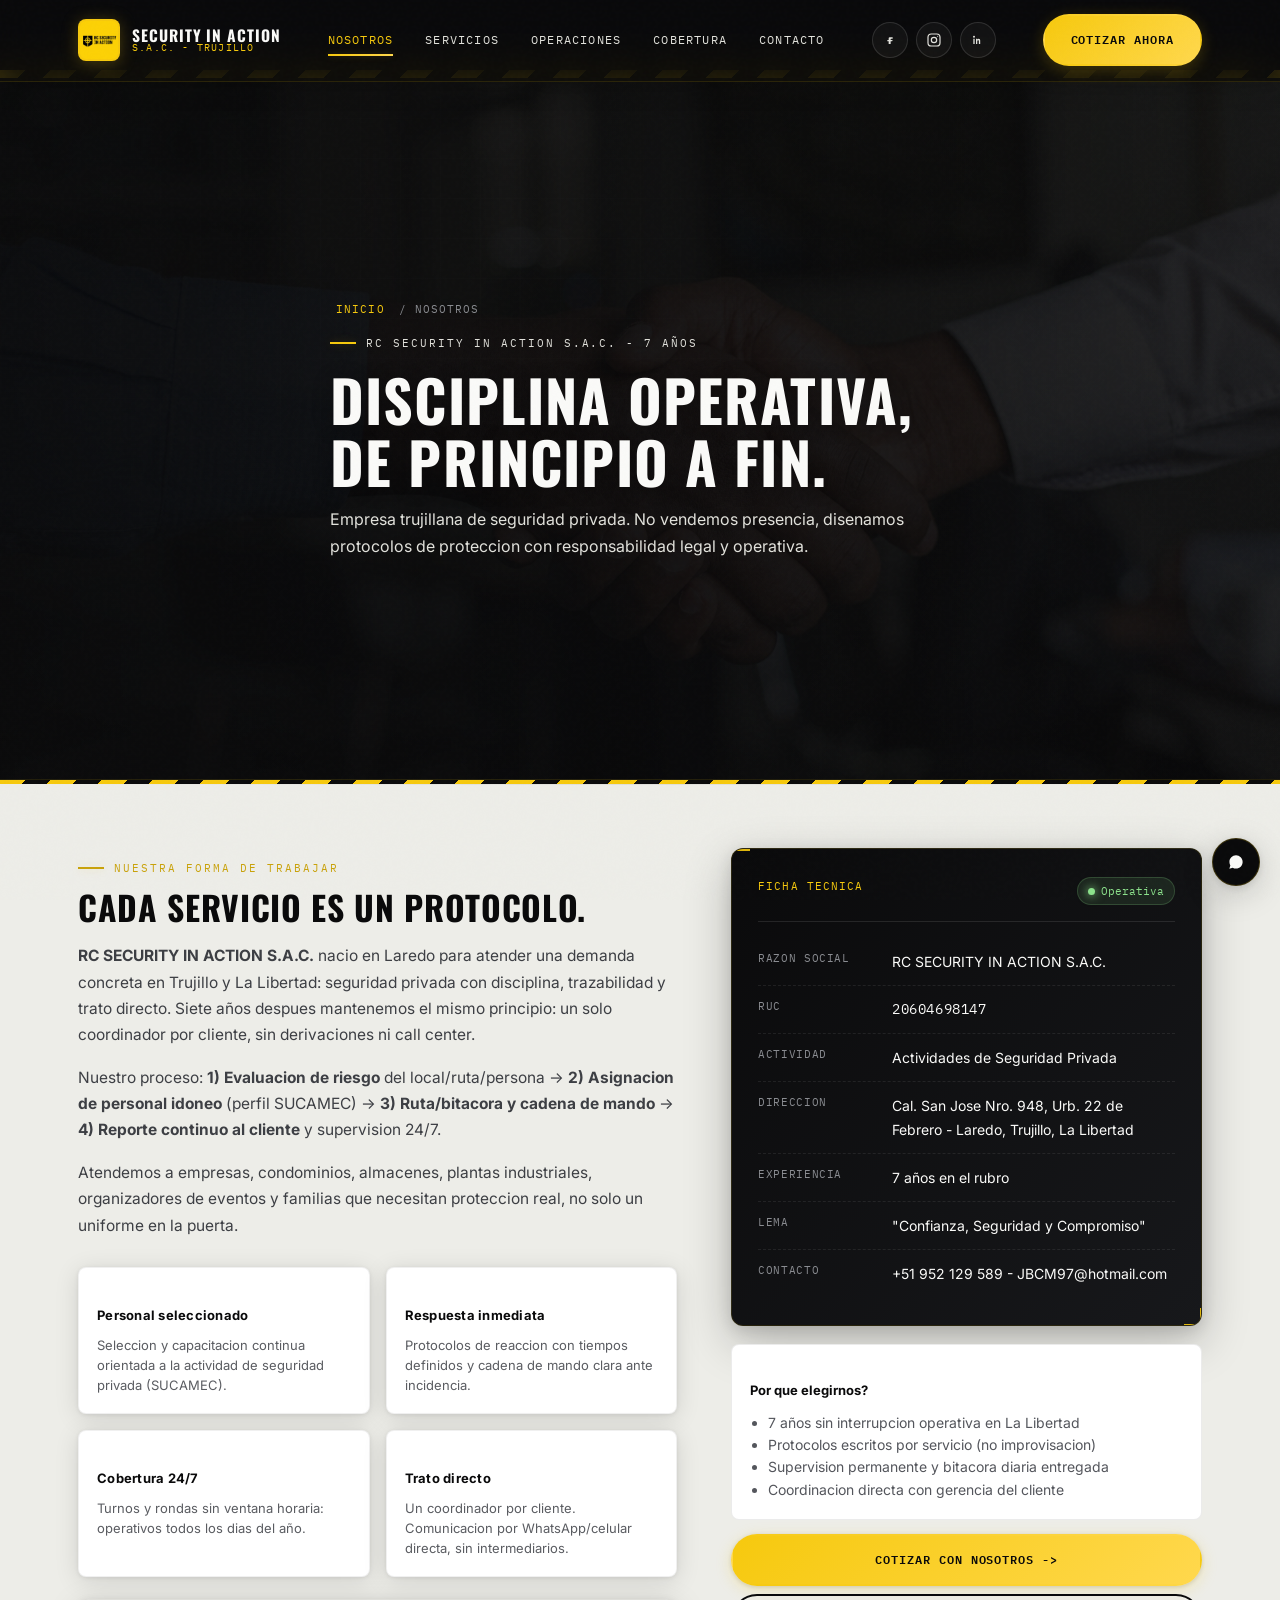
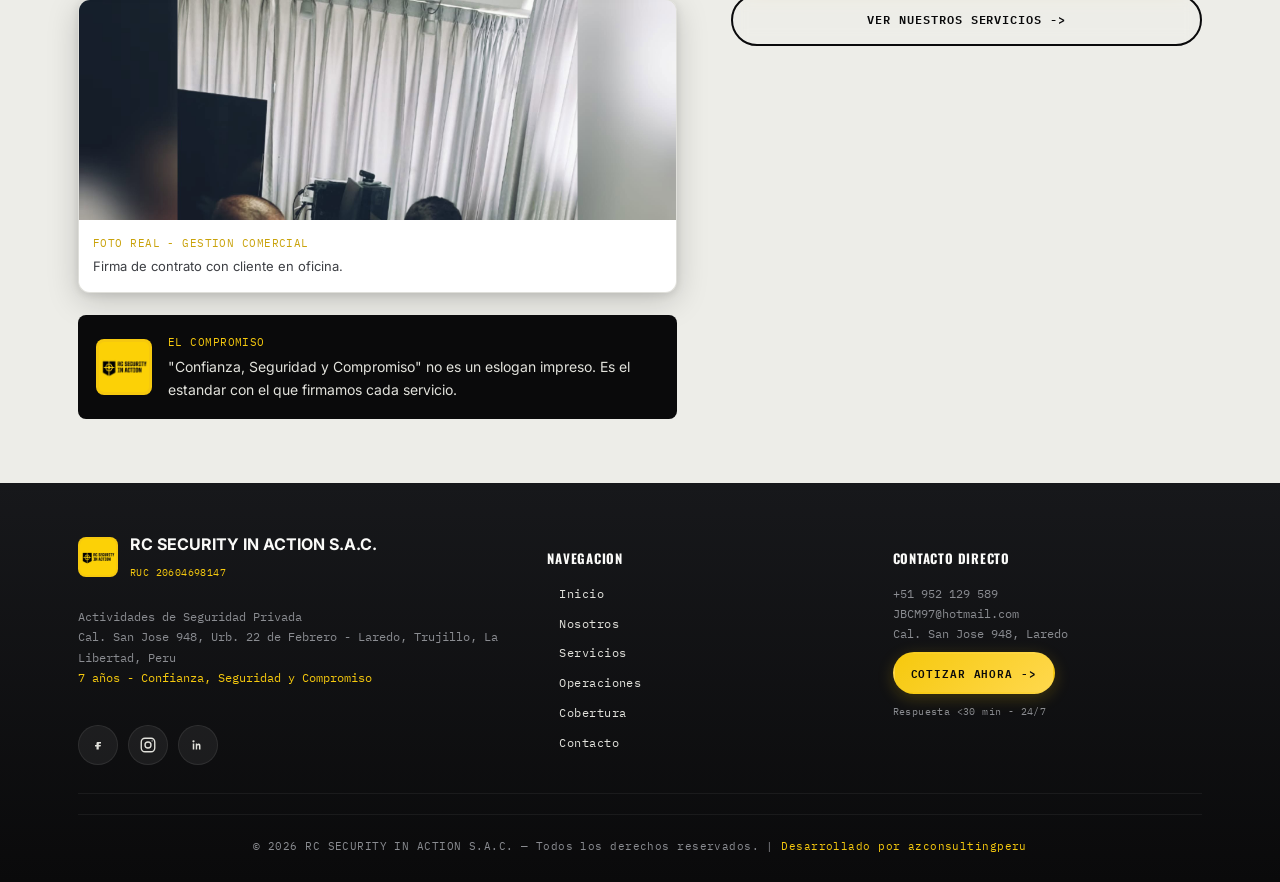
<file: nosotros.html>
﻿<!DOCTYPE html>
<html lang="es-PE">
<head>
<meta charset="UTF-8"><meta name="viewport" content="width=device-width, initial-scale=1.0">
<title>Nosotros | RC SECURITY IN ACTION S.A.C.</title>
<meta name="description" content="Conoce a RC SECURITY IN ACTION S.A.C. - 7 años en Trujillo. Disciplina operativa, personal seleccionado y ficha tecnica RUC 20604698147.">
<link rel="icon" href="assets/img/logo.jpg">
<link rel="preconnect" href="https://fonts.googleapis.com"><link rel="preconnect" href="https://fonts.gstatic.com" crossorigin>
<link href="https://fonts.googleapis.com/css2?family=Oswald:wght@400;500;600;700&family=Inter:wght@400;500;600;700&family=IBM+Plex+Mono:wght@400;500;600&display=swap" rel="stylesheet">
<link rel="stylesheet" href="css/style.css">
</head>
<body>
<header>
  <nav class="nav">
    <a href="index.html" class="brand"><img class="brand-mark" src="assets/img/logo.jpg" alt="RC SECURITY IN ACTION S.A.C." width="42" height="42" style="object-fit:contain;border-radius:8px;background:#F6C90E;padding:2px"><span class="brand-text"><strong>Security in Action</strong><span>S.A.C. - Trujillo</span></span></a>
    <div class="nav-links"><a href="nosotros.html" class="active">Nosotros</a><a href="servicios.html">Servicios</a><a href="operaciones.html">Operaciones</a><a href="cobertura.html">Cobertura</a><a href="contacto.html">Contacto</a></div>
    <div class="nav-social">
      <a href="https://web.facebook.com/Rcinaction?locale=es_LA" target="_blank" rel="noopener" aria-label="Facebook"><svg viewBox="0 0 24 24" fill="currentColor"><path d="M14 8h-2.5a1.5 1.5 0 0 0-1.5 1.5V12H8v2h2v4h3v-4h2.2l.8-2H13v-1.2c0-.4.2-.8.8-.8H16V8z"/></svg></a>
      <a href="https://www.instagram.com/rc_sia_sac/" target="_blank" rel="noopener" aria-label="Instagram"><svg viewBox="0 0 24 24" fill="none" stroke="currentColor" stroke-width="1.8"><rect x="3" y="3" width="18" height="18" rx="5"/><circle cx="12" cy="12" r="4"/><circle cx="17.5" cy="6.5" r="0.8" fill="currentColor" stroke="none"/></svg></a>
      <a href="https://www.linkedin.com/in/rc-securiry-in-action-658b65382/" target="_blank" rel="noopener" aria-label="LinkedIn"><svg viewBox="0 0 24 24" fill="currentColor"><path d="M6 8.5a1.5 1.5 0 1 1 0-3 1.5 1.5 0 0 1 0 3zM5 10h2v8H5v-8zm4 0h1.9v1.1h.1a2.1 2.1 0 0 1 1.9-1.1c2 0 2.4 1.3 2.4 3.1V18h-2v-4.2c0-.9-.1-1.6-1.1-1.6-1.1 0-1.3.9-1.3 1.9V18H9v-8z"/></svg></a>
    </div>
    <a class="btn btn-primary" href="contacto.html">Cotizar ahora</a>
    <button class="burger" id="burgerBtn" aria-label="Abrir menu" aria-expanded="false"><svg class="icon-hamburger" width="20" height="20" viewBox="0 0 24 24" fill="none" stroke="currentColor" stroke-width="2"><line x1="3" y1="6" x2="21" y2="6"/><line x1="3" y1="12" x2="21" y2="12"/><line x1="3" y1="18" x2="21" y2="18"/></svg><svg class="icon-close" width="20" height="20" viewBox="0 0 24 24" fill="none" stroke="currentColor" stroke-width="2"><line x1="18" y1="6" x2="6" y2="18"/><line x1="6" y1="6" x2="18" y2="18"/></svg></button>
  </nav>
  <div class="mobile-menu" id="mobileMenu"><a href="nosotros.html">Nosotros</a><a href="servicios.html">Servicios</a><a href="operaciones.html">Operaciones</a><a href="cobertura.html">Cobertura</a><a href="contacto.html">Contacto</a><a href="https://wa.me/51952129589" target="_blank" rel="noopener" style="color:#F6C90E;">WhatsApp directo -></a></div>
</header>
<div class="hazard" role="presentation" style="margin-top:70px"></div>

<section class="page-hero">
  <div class="page-hero-bg" aria-hidden="true"></div><div class="wrap">
  <div class="breadcrumb"><a href="index.html">Inicio</a> <span>/</span> <span>Nosotros</span></div>
  <p class="eyebrow" style="margin-top:14px">RC Security in Action S.A.C. - 7 años</p>
  <h1>Disciplina operativa,<br>de principio a fin.</h1>
  <p>Empresa trujillana de seguridad privada. No vendemos presencia, disenamos protocolos de proteccion con responsabilidad legal y operativa.</p>
</div></section>
<div class="hazard thin" role="presentation"></div>

<section class="section-pad light">
  <div class="wrap">
    <div class="about-grid">
      <div class="reveal">
        <p class="eyebrow">Nuestra forma de trabajar</p>
        <h2 style="font-size:clamp(1.6rem,3vw,2.1rem);margin-top:12px">Cada servicio es un protocolo.</h2>
        <div class="about-copy" style="margin-top:18px">
          <p><strong>RC SECURITY IN ACTION S.A.C.</strong> nacio en Laredo para atender una demanda concreta en Trujillo y La Libertad: seguridad privada con disciplina, trazabilidad y trato directo. Siete años despues mantenemos el mismo principio: un solo coordinador por cliente, sin derivaciones ni call center.</p>
          <p>Nuestro proceso: <strong>1) Evaluacion de riesgo</strong> del local/ruta/persona -> <strong>2) Asignacion de personal idoneo</strong> (perfil SUCAMEC) -> <strong>3) Ruta/bitacora y cadena de mando</strong> -> <strong>4) Reporte continuo al cliente</strong> y supervision 24/7.</p>
          <p>Atendemos a empresas, condominios, almacenes, plantas industriales, organizadores de eventos y familias que necesitan proteccion real, no solo un uniforme en la puerta.</p>
        </div>
        <div class="pillars">
          <div class="pillar"><h4>Personal seleccionado</h4><p>Seleccion y capacitacion continua orientada a la actividad de seguridad privada (SUCAMEC).</p></div>
          <div class="pillar"><h4>Respuesta inmediata</h4><p>Protocolos de reaccion con tiempos definidos y cadena de mando clara ante incidencia.</p></div>
          <div class="pillar"><h4>Cobertura 24/7</h4><p>Turnos y rondas sin ventana horaria: operativos todos los dias del año.</p></div>
          <div class="pillar"><h4>Trato directo</h4><p>Un coordinador por cliente. Comunicacion por WhatsApp/celular directa, sin intermediarios.</p></div>
        </div>
        <div style="margin-top:22px;border-radius:var(--radius);overflow:hidden;box-shadow:var(--shadow-md);border:1px solid rgba(0,0,0,.06)"><img src="assets/img/firma-contrato.jpg" alt="Firma de contrato - gestion comercial real" style="width:100%;height:220px;object-fit:cover;object-position:center top"><div style="padding:14px;background:#fff"><p class="mono" style="font-size:11px;color:var(--yellow-deep);margin:0 0 4px">FOTO REAL - GESTION COMERCIAL</p><p style="margin:0;font-size:13px;color:#3d3f44">Firma de contrato con cliente en oficina.</p></div></div>
        <div style="margin-top:22px;background:var(--black);color:var(--paper);padding:18px;display:flex;gap:16px;align-items:center;border-radius:var(--radius-sm)">
          <img src="assets/img/logo.jpg" alt="RC Security perfil" style="width:56px;height:56px;object-fit:contain;border-radius:8px;background:#F6C90E;padding:3px;flex:none">
          <div><p class="mono" style="font-size:11px;color:var(--yellow);margin:0 0 4px">EL COMPROMISO</p><p style="margin:0;font-size:14px;color:var(--fog-2)">"Confianza, Seguridad y Compromiso" no es un eslogan impreso. Es el estandar con el que firmamos cada servicio.</p></div>
        </div>
      </div>
      <div>
        <div class="id-card bracket reveal">
          <div class="id-top"><span class="tag">Ficha tecnica</span><span class="status">Operativa</span></div>
          <div class="id-row"><span class="k">Razon social</span><span class="v">RC SECURITY IN ACTION S.A.C.</span></div>
          <div class="id-row"><span class="k">RUC</span><span class="v mono">20604698147</span></div>
          <div class="id-row"><span class="k">Actividad</span><span class="v">Actividades de Seguridad Privada</span></div>
          <div class="id-row"><span class="k">Direccion</span><span class="v">Cal. San Jose Nro. 948, Urb. 22 de Febrero - Laredo, Trujillo, La Libertad</span></div>
          <div class="id-row"><span class="k">Experiencia</span><span class="v">7 años en el rubro</span></div>
          <div class="id-row"><span class="k">Lema</span><span class="v">"Confianza, Seguridad y Compromiso"</span></div>
          <div class="id-row"><span class="k">Contacto</span><span class="v">+51 952 129 589 - JBCM97@hotmail.com</span></div>
        </div>
        <div style="margin-top:18px" class="reveal">
          <div style="background:#fff;border:1px solid rgba(0,0,0,.08);padding:18px;border-radius:var(--radius-sm)">
            <h4 style="font-size:13px;margin-bottom:10px;color:var(--black)">Por que elegirnos?</h4>
            <ul style="margin:0;padding-left:18px;list-style:disc;color:#54565c;font-size:14px;line-height:1.6">
              <li>7 años sin interrupcion operativa en La Libertad</li>
              <li>Protocolos escritos por servicio (no improvisacion)</li>
              <li>Supervision permanente y bitacora diaria entregada</li>
              <li>Coordinacion directa con gerencia del cliente</li>
            </ul>
          </div>
          <a href="contacto.html" class="btn btn-primary" style="width:100%;justify-content:center;margin-top:14px">Cotizar con nosotros -></a>
          <a href="servicios.html" class="btn btn-ghost" style="width:100%;justify-content:center;margin-top:8px;color:var(--black);border-color:var(--black)">Ver nuestros servicios -></a>
        </div>
      </div>
    </div>
  </div>
</section>

<footer>
  <div class="wrap"><div class="footer-grid">
      <div class="footer-brand">
        <div class="footer-brand-top">
          <img src="assets/img/logo.jpg" alt="RC Security" width="40" height="40" style="border-radius:8px;background:#F6C90E;padding:2px">
          <div><strong>RC SECURITY IN ACTION S.A.C.</strong><br><span class="mono" style="font-size:10px;color:var(--yellow)">RUC 20604698147</span></div>
        </div>
        <p class="footer-legal">Actividades de Seguridad Privada<br>Cal. San Jose 948, Urb. 22 de Febrero - Laredo, Trujillo, La Libertad, Peru<br><span style="color:var(--yellow)">7 años - Confianza, Seguridad y Compromiso</span></p>
        <div class="footer-social">
        <a href="https://web.facebook.com/Rcinaction?locale=es_LA" target="_blank" rel="noopener" class="fb" aria-label="Facebook"><svg viewBox="0 0 24 24" fill="currentColor"><path d="M14 8h-2.5a1.5 1.5 0 0 0-1.5 1.5V12H8v2h2v4h3v-4h2.2l.8-2H13v-1.2c0-.4.2-.8.8-.8H16V8z"/></svg></a>
        <a href="https://www.instagram.com/rc_sia_sac/" target="_blank" rel="noopener" class="ig" aria-label="Instagram"><svg viewBox="0 0 24 24" fill="none" stroke="currentColor" stroke-width="1.8"><rect x="3" y="3" width="18" height="18" rx="5"/><circle cx="12" cy="12" r="4"/><circle cx="17.5" cy="6.5" r="0.8" fill="currentColor" stroke="none"/></svg></a>
        <a href="https://www.linkedin.com/in/rc-securiry-in-action-658b65382/" target="_blank" rel="noopener" class="li" aria-label="LinkedIn"><svg viewBox="0 0 24 24" fill="currentColor"><path d="M6 8.5a1.5 1.5 0 1 1 0-3 1.5 1.5 0 0 1 0 3zM5 10h2v8H5v-8zm4 0h1.9v1.1h.1a2.1 2.1 0 0 1 1.9-1.1c2 0 2.4 1.3 2.4 3.1V18h-2v-4.2c0-.9-.1-1.6-1.1-1.6-1.1 0-1.3.9-1.3 1.9V18H9v-8z"/></svg></a>
      </div>
      </div>
      <div class="footer-col">
        <h4>Navegacion</h4>
        <div class="footer-links"><a href="index.html">Inicio</a><a href="nosotros.html">Nosotros</a><a href="servicios.html">Servicios</a><a href="operaciones.html">Operaciones</a><a href="cobertura.html">Cobertura</a><a href="contacto.html">Contacto</a></div>
      </div>
      <div class="footer-col">
        <h4>Contacto directo</h4>
        <p class="footer-legal" style="margin:0 0 8px">+51 952 129 589<br>JBCM97@hotmail.com<br>Cal. San Jose 948, Laredo</p>
        <a href="contacto.html" class="btn btn-primary" style="padding:10px 16px;font-size:11px">Cotizar ahora -></a>
        <p class="mono" style="font-size:10px;color:var(--steel-soft);margin-top:10px">Respuesta &lt;30 min - 24/7</p>
      </div>
    </div>
  <div style="text-align:center;margin-top:20px;padding-top:16px;border-top:1px solid rgba(250,250,248,.06)">
    <span class="mono" style="font-size:11px;color:var(--steel-soft)">© 2026 RC SECURITY IN ACTION S.A.C. — Todos los derechos reservados. | <a href="https://azconsultingperu.com/" target="_blank" rel="noopener" style="color:var(--yellow);text-decoration:none;border-bottom:1px solid transparent;transition:all .2s" onmouseover="this.style.borderColor='var(--yellow)'" onmouseout="this.style.borderColor='transparent'">Desarrollado por azconsultingperu</a></span>
  </div>
  </div>
</footer>
<button class="scroll-top" id="scrollTop" aria-label="Volver arriba"><svg viewBox="0 0 24 24" fill="none" stroke="currentColor" stroke-width="2.5"><path d="M18 15l-6-6-6 6" stroke-linecap="round" stroke-linejoin="round"/></svg></button>
<a class="wa-float" href="https://wa.me/51952129589?text=Hola%20RC%20Security%2C%20quiero%20cotizar" target="_blank" rel="noopener" aria-label="WhatsApp"><svg viewBox="0 0 24 24" fill="currentColor"><path d="M12.04 2C6.58 2 2.13 6.45 2.13 11.91c0 1.87.5 3.63 1.4 5.16L2 22l5.09-1.5a9.9 9.9 0 0 0 4.95 1.32h.01c5.46 0 9.9-4.45 9.9-9.91 0-2.65-1.03-5.14-2.9-7.01A9.87 9.87 0 0 0 12.04 2Z"/></svg></a>
<script src="js/main.js"></script>
</body>
</html>
</file>
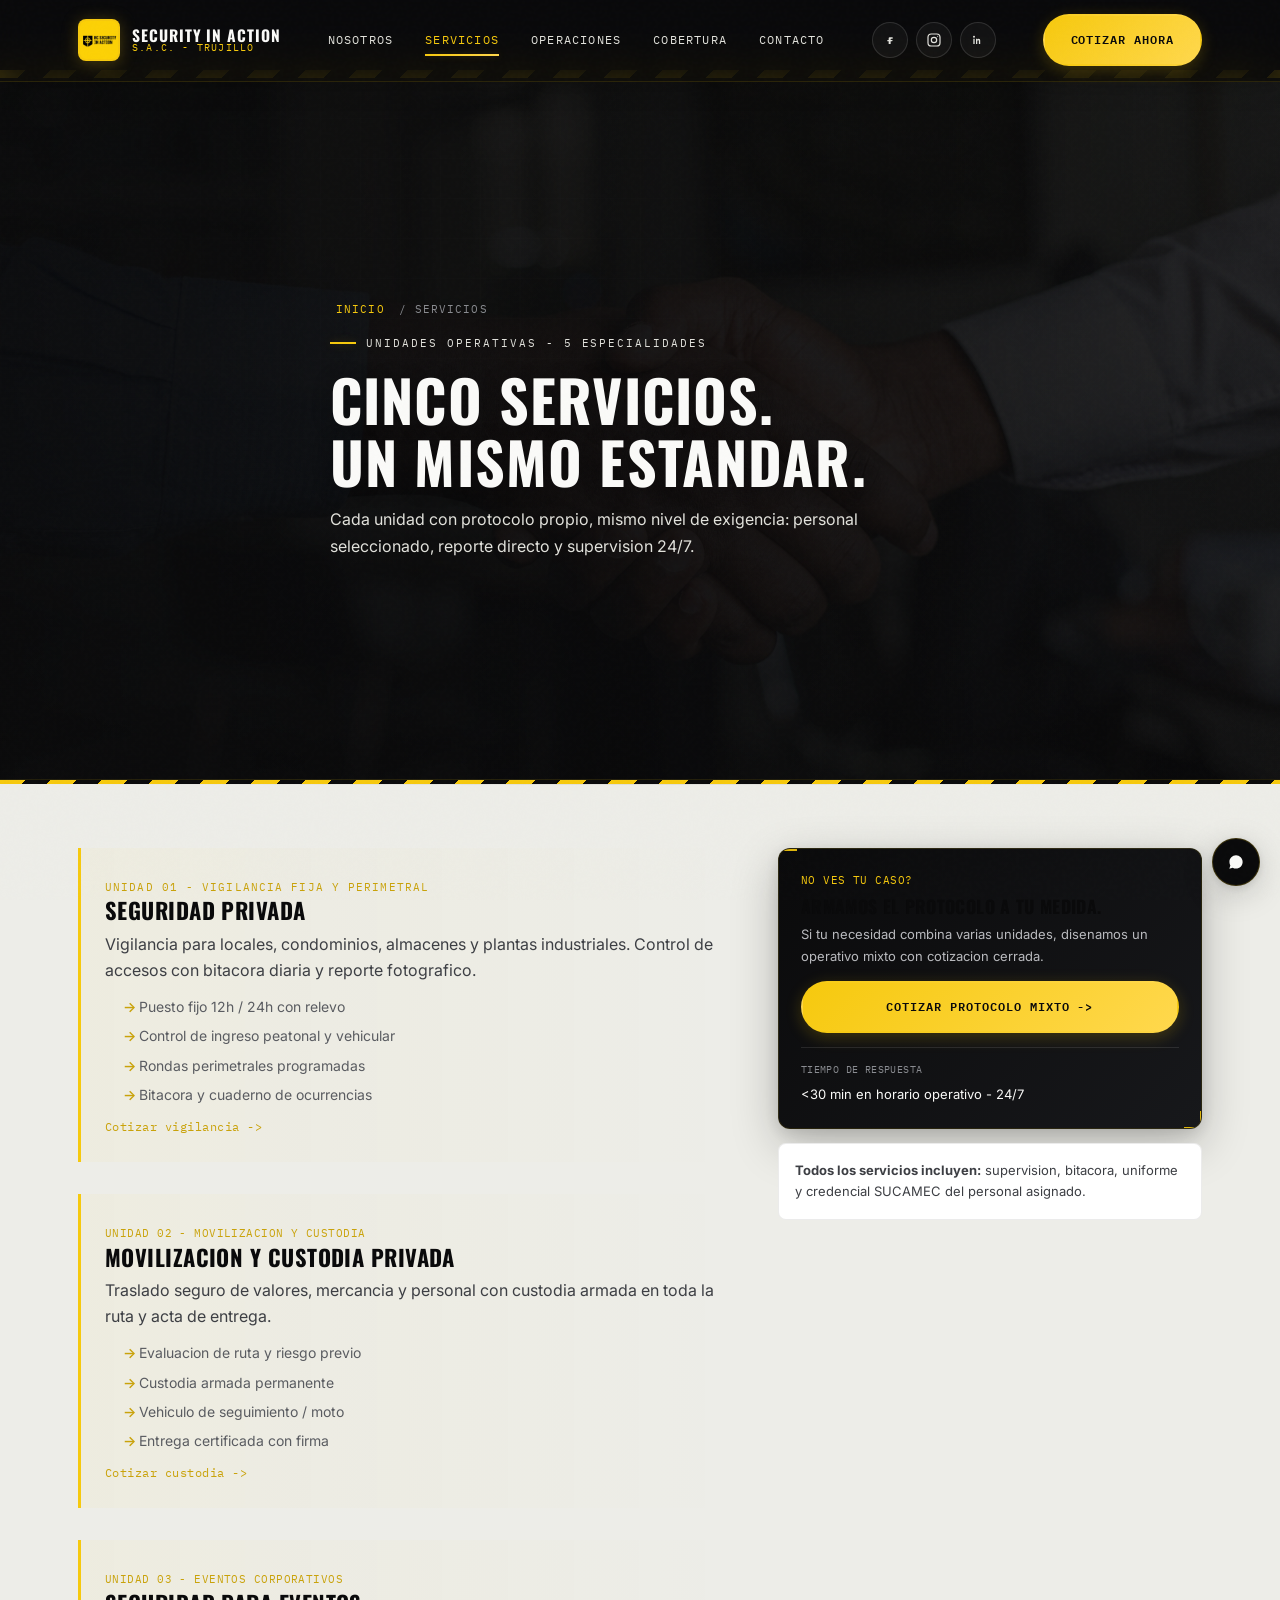
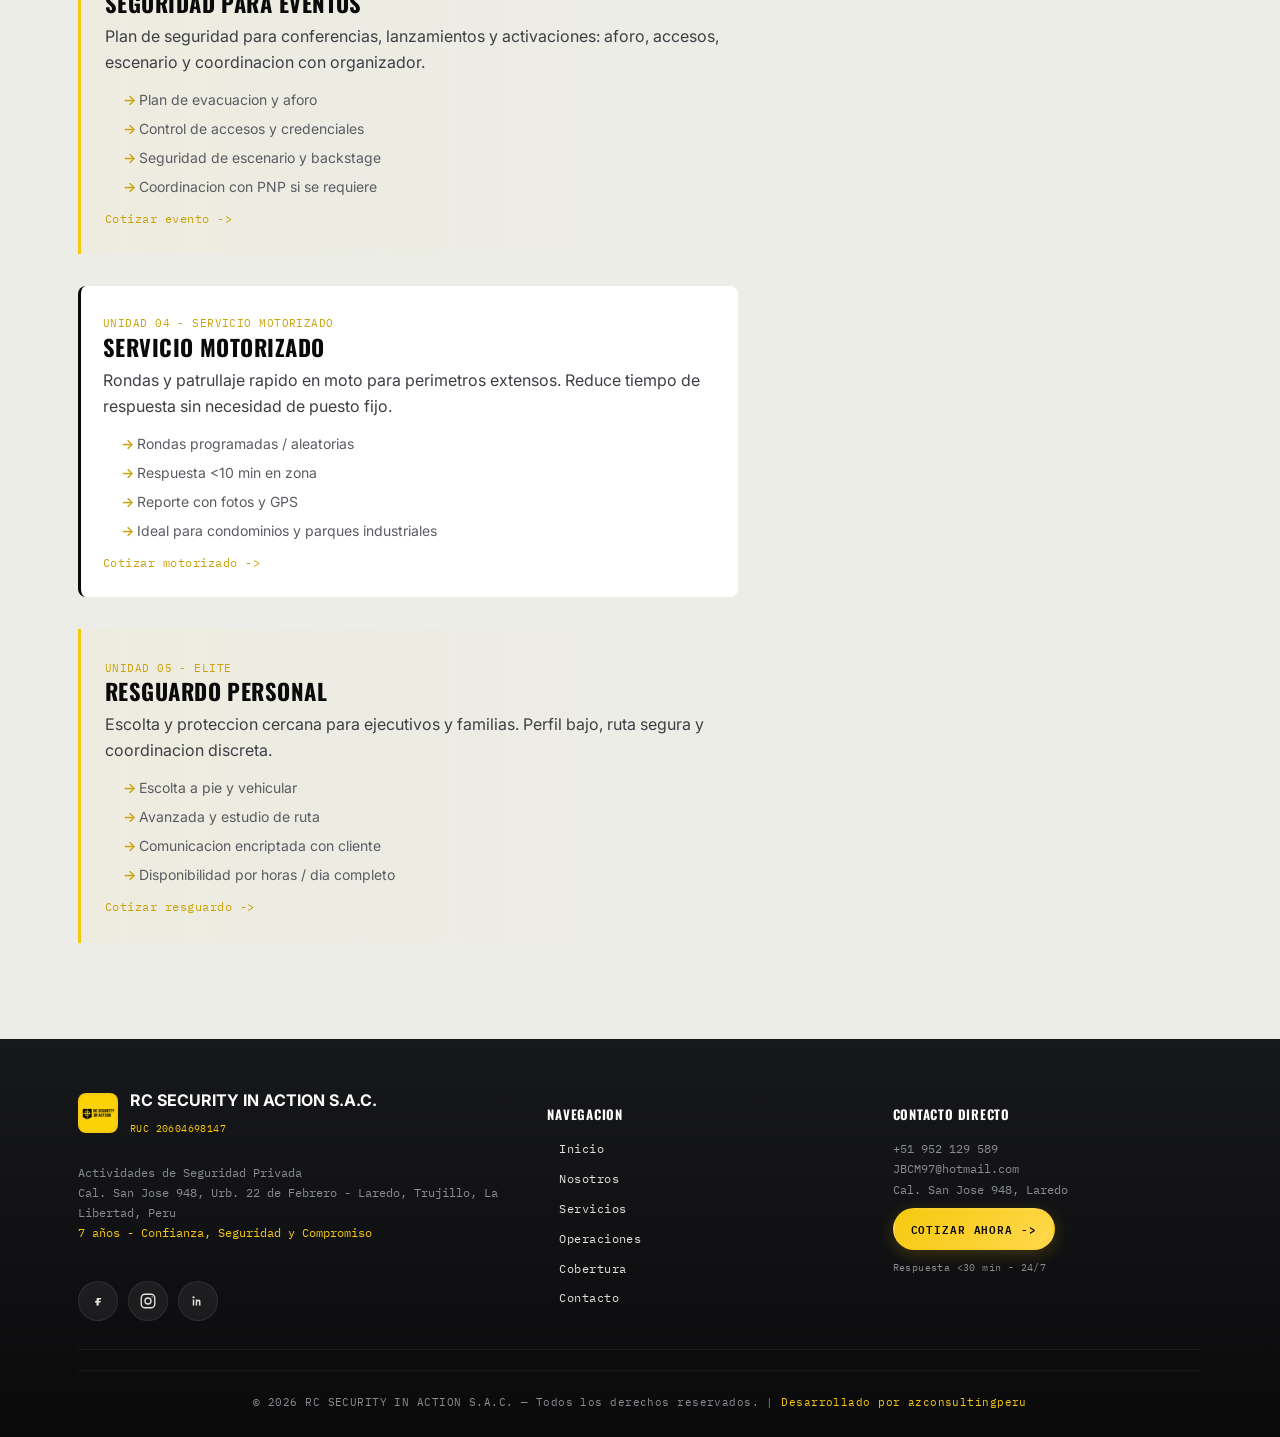
<file: servicios.html>
﻿<!DOCTYPE html>
<html lang="es-PE">
<head>
<meta charset="UTF-8"><meta name="viewport" content="width=device-width, initial-scale=1.0">
<title>Servicios | RC SECURITY IN ACTION S.A.C.</title>
<meta name="description" content="5 servicios especializados: seguridad privada, movilizacion y custodia, eventos corporativos, servicio motorizado y resguardo personal. Trujillo, La Libertad.">
<link rel="icon" href="assets/img/logo.jpg">
<link rel="preconnect" href="https://fonts.googleapis.com"><link rel="preconnect" href="https://fonts.gstatic.com" crossorigin>
<link href="https://fonts.googleapis.com/css2?family=Oswald:wght@400;500;600;700&family=Inter:wght@400;500;600;700&family=IBM+Plex+Mono:wght@400;500;600&display=swap" rel="stylesheet">
<link rel="stylesheet" href="css/style.css">
</head>
<body>
<header>
  <nav class="nav">
    <a href="index.html" class="brand"><img class="brand-mark" src="assets/img/logo.jpg" alt="RC SECURITY IN ACTION S.A.C." width="42" height="42" style="object-fit:contain;border-radius:8px;background:#F6C90E;padding:2px"><span class="brand-text"><strong>Security in Action</strong><span>S.A.C. - Trujillo</span></span></a>
    <div class="nav-links"><a href="nosotros.html">Nosotros</a><a href="servicios.html" class="active">Servicios</a><a href="operaciones.html">Operaciones</a><a href="cobertura.html">Cobertura</a><a href="contacto.html">Contacto</a></div>
    <div class="nav-social">
      <a href="https://web.facebook.com/Rcinaction?locale=es_LA" target="_blank" rel="noopener" aria-label="Facebook"><svg viewBox="0 0 24 24" fill="currentColor"><path d="M14 8h-2.5a1.5 1.5 0 0 0-1.5 1.5V12H8v2h2v4h3v-4h2.2l.8-2H13v-1.2c0-.4.2-.8.8-.8H16V8z"/></svg></a>
      <a href="https://www.instagram.com/rc_sia_sac/" target="_blank" rel="noopener" aria-label="Instagram"><svg viewBox="0 0 24 24" fill="none" stroke="currentColor" stroke-width="1.8"><rect x="3" y="3" width="18" height="18" rx="5"/><circle cx="12" cy="12" r="4"/><circle cx="17.5" cy="6.5" r="0.8" fill="currentColor" stroke="none"/></svg></a>
      <a href="https://www.linkedin.com/in/rc-securiry-in-action-658b65382/" target="_blank" rel="noopener" aria-label="LinkedIn"><svg viewBox="0 0 24 24" fill="currentColor"><path d="M6 8.5a1.5 1.5 0 1 1 0-3 1.5 1.5 0 0 1 0 3zM5 10h2v8H5v-8zm4 0h1.9v1.1h.1a2.1 2.1 0 0 1 1.9-1.1c2 0 2.4 1.3 2.4 3.1V18h-2v-4.2c0-.9-.1-1.6-1.1-1.6-1.1 0-1.3.9-1.3 1.9V18H9v-8z"/></svg></a>
    </div>
    <a class="btn btn-primary" href="contacto.html">Cotizar ahora</a>
    <button class="burger" id="burgerBtn" aria-label="Abrir menu" aria-expanded="false"><svg class="icon-hamburger" width="20" height="20" viewBox="0 0 24 24" fill="none" stroke="currentColor" stroke-width="2"><line x1="3" y1="6" x2="21" y2="6"/><line x1="3" y1="12" x2="21" y2="12"/><line x1="3" y1="18" x2="21" y2="18"/></svg><svg class="icon-close" width="20" height="20" viewBox="0 0 24 24" fill="none" stroke="currentColor" stroke-width="2"><line x1="18" y1="6" x2="6" y2="18"/><line x1="6" y1="6" x2="18" y2="18"/></svg></button>
  </nav>
  <div class="mobile-menu" id="mobileMenu"><a href="nosotros.html">Nosotros</a><a href="servicios.html">Servicios</a><a href="operaciones.html">Operaciones</a><a href="cobertura.html">Cobertura</a><a href="contacto.html">Contacto</a><a href="https://wa.me/51952129589" target="_blank" rel="noopener" style="color:#F6C90E;">WhatsApp directo -></a></div>
</header>
<div class="hazard" role="presentation" style="margin-top:70px"></div>

<section class="page-hero">
  <div class="page-hero-bg" aria-hidden="true"></div><div class="wrap">
  <div class="breadcrumb"><a href="index.html">Inicio</a> <span>/</span> <span>Servicios</span></div>
  <p class="eyebrow" style="margin-top:14px">Unidades operativas - 5 especialidades</p>
  <h1>Cinco servicios.<br>Un mismo estandar.</h1>
  <p>Cada unidad con protocolo propio, mismo nivel de exigencia: personal seleccionado, reporte directo y supervision 24/7.</p>
</div></section>
<div class="hazard thin" role="presentation"></div>

<section class="section-pad light">
  <div class="wrap">
    <div style="display:grid;grid-template-columns:1.4fr .9fr;gap:40px;align-items:start" class="reveal">
      <div>
        <div id="vigilancia" class="service-detail">
          <span class="mono" style="font-size:11px;color:var(--yellow-deep);letter-spacing:.1em">UNIDAD 01 - VIGILANCIA FIJA Y PERIMETRAL</span>
          <h3>Seguridad Privada</h3>
          <p>Vigilancia para locales, condominios, almacenes y plantas industriales. Control de accesos con bitacora diaria y reporte fotografico.</p>
          <ul><li>Puesto fijo 12h / 24h con relevo</li><li>Control de ingreso peatonal y vehicular</li><li>Rondas perimetrales programadas</li><li>Bitacora y cuaderno de ocurrencias</li></ul>
          <a href="contacto.html?servicio=vigilancia" class="mono" style="font-size:12px;color:var(--yellow-deep)">Cotizar vigilancia -></a>
        </div>
        <div id="custodia" class="service-detail">
          <span class="mono" style="font-size:11px;color:var(--yellow-deep)">UNIDAD 02 - MOVILIZACION Y CUSTODIA</span>
          <h3>Movilizacion y Custodia Privada</h3>
          <p>Traslado seguro de valores, mercancia y personal con custodia armada en toda la ruta y acta de entrega.</p>
          <ul><li>Evaluacion de ruta y riesgo previo</li><li>Custodia armada permanente</li><li>Vehiculo de seguimiento / moto</li><li>Entrega certificada con firma</li></ul>
          <a href="contacto.html?servicio=custodia" class="mono" style="font-size:12px;color:var(--yellow-deep)">Cotizar custodia -></a>
        </div>
        <div id="eventos" class="service-detail">
          <span class="mono" style="font-size:11px;color:var(--yellow-deep)">UNIDAD 03 - EVENTOS CORPORATIVOS</span>
          <h3>Seguridad para Eventos</h3>
          <p>Plan de seguridad para conferencias, lanzamientos y activaciones: aforo, accesos, escenario y coordinacion con organizador.</p>
          <ul><li>Plan de evacuacion y aforo</li><li>Control de accesos y credenciales</li><li>Seguridad de escenario y backstage</li><li>Coordinacion con PNP si se requiere</li></ul>
          <a href="contacto.html?servicio=eventos" class="mono" style="font-size:12px;color:var(--yellow-deep)">Cotizar evento -></a>
        </div>
        <div id="motorizado" class="service-detail" style="border-color:var(--black);background:#fff;padding:22px;border-radius:var(--radius-sm)">
          <span class="mono" style="font-size:11px;color:var(--yellow-deep)">UNIDAD 04 - SERVICIO MOTORIZADO</span>
          <h3>Servicio Motorizado</h3>
          <p>Rondas y patrullaje rapido en moto para perimetros extensos. Reduce tiempo de respuesta sin necesidad de puesto fijo.</p>
          <ul><li>Rondas programadas / aleatorias</li><li>Respuesta &lt;10 min en zona</li><li>Reporte con fotos y GPS</li><li>Ideal para condominios y parques industriales</li></ul>
          <a href="contacto.html?servicio=motorizado" class="mono" style="font-size:12px;color:var(--yellow-deep)">Cotizar motorizado -></a>
        </div>
        <div id="resguardo" class="service-detail">
          <span class="mono" style="font-size:11px;color:var(--yellow-deep)">UNIDAD 05 - ELITE</span>
          <h3>Resguardo Personal</h3>
          <p>Escolta y proteccion cercana para ejecutivos y familias. Perfil bajo, ruta segura y coordinacion discreta.</p>
          <ul><li>Escolta a pie y vehicular</li><li>Avanzada y estudio de ruta</li><li>Comunicacion encriptada con cliente</li><li>Disponibilidad por horas / dia completo</li></ul>
          <a href="contacto.html?servicio=resguardo" class="mono" style="font-size:12px;color:var(--yellow-deep)">Cotizar resguardo -></a>
        </div>
      </div>
      <div style="position:sticky;top:90px">
        <div class="id-card bracket reveal" style="padding:22px">
          <p class="mono" style="font-size:11px;color:var(--yellow);margin:0 0 8px">NO VES TU CASO?</p>
          <h3 style="font-size:1.1rem;margin-bottom:8px">Armamos el protocolo a tu medida.</h3>
          <p style="font-size:13px;color:#B9BABE;margin:0 0 14px">Si tu necesidad combina varias unidades, disenamos un operativo mixto con cotizacion cerrada.</p>
          <a href="https://wa.me/51952129589?text=Hola%20RC%20Security%2C%20necesito%20un%20protocolo%20a%20medida" target="_blank" rel="noopener" class="btn btn-primary" style="width:100%;justify-content:center">Cotizar protocolo mixto -></a>
          <div style="margin-top:14px;padding-top:14px;border-top:1px solid rgba(250,250,248,.1)">
            <p class="mono" style="font-size:10px;color:var(--steel-soft);margin:0 0 6px">TIEMPO DE RESPUESTA</p>
            <p style="font-size:13px;color:var(--paper);margin:0">&lt;30 min en horario operativo - 24/7</p>
          </div>
        </div>
        <div style="margin-top:14px;background:#fff;border:1px solid rgba(0,0,0,.08);padding:16px;border-radius:var(--radius-sm)" class="reveal">
          <p style="font-size:13px;color:#3d3f44;margin:0"><strong>Todos los servicios incluyen:</strong> supervision, bitacora, uniforme y credencial SUCAMEC del personal asignado.</p>
        </div>
      </div>
    </div>
  </div>
</section>

<footer>
  <div class="wrap"><div class="footer-grid">
      <div class="footer-brand">
        <div class="footer-brand-top">
          <img src="assets/img/logo.jpg" alt="RC Security" width="40" height="40" style="border-radius:8px;background:#F6C90E;padding:2px">
          <div><strong>RC SECURITY IN ACTION S.A.C.</strong><br><span class="mono" style="font-size:10px;color:var(--yellow)">RUC 20604698147</span></div>
        </div>
        <p class="footer-legal">Actividades de Seguridad Privada<br>Cal. San Jose 948, Urb. 22 de Febrero - Laredo, Trujillo, La Libertad, Peru<br><span style="color:var(--yellow)">7 años - Confianza, Seguridad y Compromiso</span></p>
        <div class="footer-social">
        <a href="https://web.facebook.com/Rcinaction?locale=es_LA" target="_blank" rel="noopener" class="fb" aria-label="Facebook"><svg viewBox="0 0 24 24" fill="currentColor"><path d="M14 8h-2.5a1.5 1.5 0 0 0-1.5 1.5V12H8v2h2v4h3v-4h2.2l.8-2H13v-1.2c0-.4.2-.8.8-.8H16V8z"/></svg></a>
        <a href="https://www.instagram.com/rc_sia_sac/" target="_blank" rel="noopener" class="ig" aria-label="Instagram"><svg viewBox="0 0 24 24" fill="none" stroke="currentColor" stroke-width="1.8"><rect x="3" y="3" width="18" height="18" rx="5"/><circle cx="12" cy="12" r="4"/><circle cx="17.5" cy="6.5" r="0.8" fill="currentColor" stroke="none"/></svg></a>
        <a href="https://www.linkedin.com/in/rc-securiry-in-action-658b65382/" target="_blank" rel="noopener" class="li" aria-label="LinkedIn"><svg viewBox="0 0 24 24" fill="currentColor"><path d="M6 8.5a1.5 1.5 0 1 1 0-3 1.5 1.5 0 0 1 0 3zM5 10h2v8H5v-8zm4 0h1.9v1.1h.1a2.1 2.1 0 0 1 1.9-1.1c2 0 2.4 1.3 2.4 3.1V18h-2v-4.2c0-.9-.1-1.6-1.1-1.6-1.1 0-1.3.9-1.3 1.9V18H9v-8z"/></svg></a>
      </div>
      </div>
      <div class="footer-col">
        <h4>Navegacion</h4>
        <div class="footer-links"><a href="index.html">Inicio</a><a href="nosotros.html">Nosotros</a><a href="servicios.html">Servicios</a><a href="operaciones.html">Operaciones</a><a href="cobertura.html">Cobertura</a><a href="contacto.html">Contacto</a></div>
      </div>
      <div class="footer-col">
        <h4>Contacto directo</h4>
        <p class="footer-legal" style="margin:0 0 8px">+51 952 129 589<br>JBCM97@hotmail.com<br>Cal. San Jose 948, Laredo</p>
        <a href="contacto.html" class="btn btn-primary" style="padding:10px 16px;font-size:11px">Cotizar ahora -></a>
        <p class="mono" style="font-size:10px;color:var(--steel-soft);margin-top:10px">Respuesta &lt;30 min - 24/7</p>
      </div>
    </div>
  <div style="text-align:center;margin-top:20px;padding-top:16px;border-top:1px solid rgba(250,250,248,.06)">
    <span class="mono" style="font-size:11px;color:var(--steel-soft)">© 2026 RC SECURITY IN ACTION S.A.C. — Todos los derechos reservados. | <a href="https://azconsultingperu.com/" target="_blank" rel="noopener" style="color:var(--yellow);text-decoration:none;border-bottom:1px solid transparent;transition:all .2s" onmouseover="this.style.borderColor='var(--yellow)'" onmouseout="this.style.borderColor='transparent'">Desarrollado por azconsultingperu</a></span>
  </div>
  </div>
</footer>
<button class="scroll-top" id="scrollTop" aria-label="Volver arriba"><svg viewBox="0 0 24 24" fill="none" stroke="currentColor" stroke-width="2.5"><path d="M18 15l-6-6-6 6" stroke-linecap="round" stroke-linejoin="round"/></svg></button>
<a class="wa-float" href="https://wa.me/51952129589?text=Hola%20RC%20Security%2C%20quiero%20cotizar%20un%20servicio" target="_blank" rel="noopener" aria-label="WhatsApp"><svg viewBox="0 0 24 24" fill="currentColor"><path d="M12.04 2C6.58 2 2.13 6.45 2.13 11.91c0 1.87.5 3.63 1.4 5.16L2 22l5.09-1.5a9.9 9.9 0 0 0 4.95 1.32h.01c5.46 0 9.9-4.45 9.9-9.91 0-2.65-1.03-5.14-2.9-7.01A9.87 9.87 0 0 0 12.04 2Z"/></svg></a>
<script src="js/main.js"></script>
</body>
</html>
</file>
<file: css/style.css>
﻿:root{
    --black:#0A0A0B;
    --black-soft:#121214;
    --charcoal:#17181B;
    --charcoal-2:#1E1F23;
    --charcoal-3:#23252A;
    --steel:#46484D;
    --steel-soft:#8A8C91;
    --fog:#EDEDE8;
    --fog-2:#E2E2DC;
    --paper:#FAFAF8;
    --yellow:#F6C90E;
    --yellow-2:#FFD84D;
    --yellow-deep:#C9A20A;
    --yellow-glow:rgba(246,201,14,.22);
    --danger-line: repeating-linear-gradient(135deg, var(--yellow) 0 18px, var(--black) 18px 36px);
    --radius:12px;
    --radius-sm:8px;
    --radius-lg:16px;
    --shadow:0 4px 24px rgba(0,0,0,.12), 0 1px 4px rgba(0,0,0,.08);
    --shadow-md:0 8px 32px rgba(0,0,0,.18), 0 2px 8px rgba(0,0,0,.1);
    --shadow-lg:0 16px 48px rgba(0,0,0,.24), 0 4px 16px rgba(0,0,0,.12);
    --ease:cubic-bezier(.22,.61,.36,1);
    --ease-out:cubic-bezier(.16,1,.3,1);
    --max:1180px;
  }
  *,*::before,*::after{box-sizing:border-box}
  html{scroll-behavior:smooth; scroll-padding-top:80px}
  @media (prefers-reduced-motion:reduce){html{scroll-behavior:auto} *{animation-duration:.01ms!important;transition:none!important}}
  body{margin:0;background:var(--black);color:var(--paper);font-family:'Inter',system-ui,sans-serif;font-size:16px;line-height:1.65;-webkit-font-smoothing:antialiased;overflow-x:hidden;min-height:100vh;min-height:100dvh;display:flex;flex-direction:column}
  footer{margin-top:auto}
  body::before{content:"";position:fixed;inset:0;pointer-events:none;opacity:.015;background-image:url("data:image/svg+xml,%3Csvg viewBox='0 0 256 256' xmlns='http://www.w3.org/2000/svg'%3E%3Cfilter id='noise'%3E%3CfeTurbulence type='fractalNoise' baseFrequency='0.9'/%3E%3C/filter%3E%3Crect width='100%25' height='100%25' filter='url(%23noise)'/%3E%3C/svg%3E");z-index:9999}
  h1,h2,h3{font-family:'Oswald',sans-serif;text-transform:uppercase;letter-spacing:.02em;margin:0;line-height:1.08}
  .mono{font-family:'IBM Plex Mono',monospace;letter-spacing:.04em}
  a{color:inherit;text-decoration:none}
  img{max-width:100%;display:block}
  ul{margin:0;padding:0;list-style:none}
  :focus-visible{outline:3px solid var(--yellow);outline-offset:3px}
  .wrap{max-width:var(--max);margin:0 auto;padding:0 28px}
  .eyebrow{font-family:'IBM Plex Mono',monospace;text-transform:uppercase;letter-spacing:.18em;font-size:11px;color:var(--yellow);display:flex;align-items:center;gap:10px}
  .eyebrow::before{content:"";width:26px;height:2px;background:var(--yellow);display:inline-block;box-shadow:0 0 8px var(--yellow-glow)}
  .hazard{height:8px;background:var(--danger-line);background-size:51px 51px;width:100%;box-shadow:0 2px 12px rgba(246,201,14,.25)}
  .hazard.thin{height:4px}
  .bracket{position:relative}
  .bracket::before,.bracket::after{content:"";position:absolute;width:18px;height:18px;border-color:var(--yellow);border-style:solid;opacity:.9;transition:all .3s var(--ease)}
  .bracket:hover::before,.bracket:hover::after{width:22px;height:22px;opacity:1}
  .bracket::before{top:-1px;left:-1px;border-width:2px 0 0 2px}
  .bracket::after{bottom:-1px;right:-1px;border-width:0 2px 2px 0}
  /* HEADER — premium glass */
  header{position:fixed;top:0;left:0;right:0;z-index:100;background:rgba(10,10,11,.82);backdrop-filter:blur(16px) saturate(1.4);-webkit-backdrop-filter:blur(16px) saturate(1.4);border-bottom:1px solid rgba(246,201,14,.12);box-shadow:0 4px 24px rgba(0,0,0,.2)}
  .nav{display:flex;align-items:center;justify-content:space-between;padding:14px 28px;max-width:var(--max);margin:0 auto}
  .brand{display:flex;align-items:center;gap:12px;transition:transform .2s var(--ease)}
  .brand:hover{transform:translateY(-1px)}
  .brand-mark{width:42px;height:42px;flex:none;filter:drop-shadow(0 2px 8px rgba(246,201,14,.25))}
  .brand-text{display:flex;flex-direction:column;line-height:1.05}
  .brand-text strong{font-family:'Oswald',sans-serif;font-size:15.5px;letter-spacing:.06em;text-transform:uppercase}
  .brand-text span{font-family:'IBM Plex Mono',monospace;font-size:10px;letter-spacing:.12em;color:var(--yellow);text-transform:uppercase}
  .nav-links{display:flex;gap:32px;align-items:center}
  .nav-links a{font-family:'IBM Plex Mono',monospace;font-size:12px;text-transform:uppercase;letter-spacing:.1em;color:var(--fog-2);position:relative;padding:6px 0;transition:color .2s}
  .nav-links a::after{content:"";position:absolute;left:0;bottom:0;width:0;height:2px;background:linear-gradient(90deg,var(--yellow),var(--yellow-2));transition:width .3s var(--ease-out);box-shadow:0 0 6px var(--yellow-glow)}
  .nav-links a:hover{color:var(--paper)}
  .nav-links a:hover::after,.nav-links a.active::after{width:100%}
  .nav-links a.active{color:var(--yellow)}
  .btn{position:relative;display:inline-flex;align-items:center;gap:10px;font-family:'IBM Plex Mono',monospace;font-size:12px;text-transform:uppercase;letter-spacing:.08em;padding:14px 26px;border-radius:100px;border:2px solid transparent;cursor:pointer;transition:all .3s var(--ease-out);white-space:nowrap;overflow:hidden;font-weight:600}
  .btn::before{content:"";position:absolute;inset:0;background:linear-gradient(135deg, rgba(255,255,255,.15), transparent);opacity:0;transition:opacity .3s}
  .btn:hover::before{opacity:1}
  .btn-primary{background:linear-gradient(135deg, var(--yellow) 0%, var(--yellow-2) 100%);color:var(--black);box-shadow:0 4px 16px var(--yellow-glow), 0 1px 4px rgba(0,0,0,.15)}
  .btn-primary:hover{transform:translateY(-2px);box-shadow:0 8px 24px var(--yellow-glow), 0 4px 12px rgba(0,0,0,.2);background:linear-gradient(135deg, #fff 0%, var(--yellow-2) 100%)}
  .btn-primary:active{transform:translateY(0)}
  .btn-ghost{border-color:rgba(250,250,248,.25);color:var(--paper);backdrop-filter:blur(8px)}
  .btn-ghost:hover{border-color:var(--yellow);color:var(--yellow);background:rgba(246,201,14,.08);transform:translateY(-1px)}
  .nav-right{display:flex;align-items:center;gap:16px}



  .nav-social{display:flex;gap:8px;align-items:center}
  .nav-social a{width:36px;height:36px;display:flex;align-items:center;justify-content:center;border:1px solid rgba(250,250,248,.12);border-radius:50%;background:rgba(250,250,248,.04);color:var(--fog-2);transition:all .25s var(--ease-out)}
  .nav-social a:hover{background:var(--yellow);border-color:var(--yellow);color:var(--black);transform:translateY(-2px);box-shadow:0 4px 12px var(--yellow-glow)}
  .nav-social a svg{width:16px;height:16px}
  .burger{display:none;width:44px;height:44px;border:1px solid rgba(250,250,248,.2);background:rgba(250,250,248,.04);backdrop-filter:blur(8px);color:var(--paper);align-items:center;justify-content:center;cursor:pointer;border-radius:var(--radius-sm);transition:all .3s var(--ease-out);position:relative;overflow:hidden}
  .burger:hover{background:rgba(246,201,14,.12);border-color:var(--yellow);transform:scale(1.02)}
  .burger:active{transform:scale(.96)}
  .burger .icon-hamburger,.burger .icon-close{position:absolute;transition:all .35s var(--ease-out);width:20px;height:20px}
  .burger .icon-close{opacity:0;transform:rotate(-90deg) scale(.8)}
  .burger[aria-expanded="true"] .icon-hamburger{opacity:0;transform:rotate(90deg) scale(.8)}
  .burger[aria-expanded="true"] .icon-close{opacity:1;transform:rotate(0) scale(1)}
  .burger[aria-expanded="true"]{background:var(--yellow);border-color:var(--yellow);color:var(--black);box-shadow:0 4px 12px var(--yellow-glow)}
  .mobile-menu{display:flex;flex-direction:column;background:rgba(10,10,11,.98);backdrop-filter:blur(20px);border-top:1px solid rgba(246,201,14,.12);box-shadow:var(--shadow-lg);max-height:0;opacity:0;overflow:hidden;transform:translateY(-8px);transition:max-height .45s var(--ease-out), opacity .35s var(--ease-out), transform .4s var(--ease-out);pointer-events:none}
  .mobile-menu.open{max-height:420px;opacity:1;transform:translateY(0);pointer-events:auto}
  .mobile-menu a{padding:16px 28px;font-family:'IBM Plex Mono',monospace;font-size:13px;text-transform:uppercase;letter-spacing:.08em;border-bottom:1px solid rgba(250,250,248,.06);transition:all .2s}
  .mobile-menu a:hover{background:rgba(246,201,14,.08);color:var(--yellow);padding-left:32px}
  /* HERO — enhanced */
  .hero{position:relative;min-height:78vh;min-height:78dvh;max-height:720px;display:flex;align-items:center;overflow:hidden;background:radial-gradient(ellipse 80% 60% at 70% 40%, rgba(246,201,14,.1) 0%, transparent 60%), var(--black);padding-top:40px;padding-bottom:40px}
  .hero-bg{position:absolute;inset:0;background:linear-gradient(rgba(10,10,11,.78), rgba(10,10,11,.88)), url('../assets/img/hero-bg.jpg') center/cover no-repeat;animation:heroZoom 18s ease-in-out infinite alternate;will-change:transform;z-index:0}
  @keyframes heroZoom{0%{transform:scale(1)}100%{transform:scale(1.08)}}
  .hero::after{content:"";position:absolute;inset:0;background:linear-gradient(90deg, rgba(10,10,11,.92) 0%, rgba(10,10,11,.65) 50%, rgba(10,10,11,.35) 100%);pointer-events:none;z-index:1}
  .hero::before{content:"";position:absolute;inset:0;background:linear-gradient(180deg, transparent 60%, rgba(0,0,0,.4) 100%);pointer-events:none;z-index:1}
  @media (max-width:700px) and (orientation:landscape){.hero{min-height:auto;padding-top:120px;padding-bottom:48px}}
  .hero-grid{position:absolute;inset:0;background-image:linear-gradient(rgba(250,250,248,.04) 1px, transparent 1px),linear-gradient(90deg, rgba(250,250,248,.04) 1px, transparent 1px);background-size:46px 46px;mask-image:radial-gradient(ellipse 80% 70% at 60% 40%, black 40%, transparent 85%)}
  .hero-radar{position:absolute;top:50%;right:-8%;transform:translateY(-50%);width:min(55vw,640px);height:min(55vw,640px);pointer-events:none;opacity:.4;filter:drop-shadow(0 0 30px rgba(246,201,14,.15))}
  @media (max-width:860px){.hero-radar{opacity:.18;right:-30%}}
  .radar-ring{position:absolute;border:1px solid rgba(246,201,14,.18);border-radius:50%;top:50%;left:50%;transform:translate(-50%,-50%)}
  .radar-sweep{position:absolute;top:0;left:0;width:100%;height:100%;border-radius:50%;background:conic-gradient(from 0deg, rgba(246,201,14,.5), transparent 28%);animation:spin 5s linear infinite;filter:blur(.5px)}
  @keyframes spin{to{transform:rotate(360deg)}}
  .radar-dot{position:absolute;width:7px;height:7px;background:var(--yellow);border-radius:50%;box-shadow:0 0 12px 3px rgba(246,201,14,.6), 0 0 20px rgba(246,201,14,.3);animation:blip 2.6s ease-in-out infinite}
  @keyframes blip{0%,100%{opacity:.25;transform:scale(.9)}50%{opacity:1;transform:scale(1.15)}}
  .hero-inner{position:relative;z-index:2;max-width:640px;transform:translateY(-32px)}
  .hero h1{font-size:clamp(2.1rem,4.8vw,3.6rem);color:var(--paper);margin:12px 0 14px;text-shadow:0 2px 20px rgba(0,0,0,.4);line-height:1.05}
  .hero h1 em{font-style:normal;color:var(--yellow);background:linear-gradient(135deg,var(--yellow),var(--yellow-2));-webkit-background-clip:text;-webkit-text-fill-color:transparent;background-clip:text;filter:drop-shadow(0 0 12px var(--yellow-glow))}
  .hero p.lead{font-size:15px;color:var(--fog-2);max-width:480px;margin:0 0 20px;line-height:1.6}
  .hero-actions{display:flex;gap:10px;flex-wrap:wrap;margin-bottom:28px}
  .stat-strip{display:grid;grid-template-columns:repeat(3,auto);gap:12px}
  .stat-strip div{position:relative;border-left:2px solid var(--yellow);padding:10px 12px;background:linear-gradient(135deg, rgba(246,201,14,.06), transparent);border-radius:0 var(--radius-sm) var(--radius-sm) 0;backdrop-filter:blur(8px)}
  .stat-strip strong{font-family:'Oswald',sans-serif;font-size:1.5rem;display:block;color:var(--paper);line-height:1;text-shadow:0 1px 8px rgba(0,0,0,.3)}
  .stat-strip span{font-family:'IBM Plex Mono',monospace;font-size:10px;text-transform:uppercase;letter-spacing:.08em;color:var(--steel-soft);display:block;margin-top:4px}
  /* SECTIONS */
  section{position:relative}
  .section-pad{padding:64px 0}
  @media (max-width:980px){.section-pad{padding:48px 0}}
  @media (max-width:720px){.section-pad{padding:40px 0}}
  .light{background:var(--fog);color:var(--black);position:relative}
  .light::before{content:"";position:absolute;top:0;left:0;right:0;height:1px;background:linear-gradient(90deg, transparent, rgba(0,0,0,.06), transparent)}
  .light h2,.light h3{color:var(--black)}
  .light .eyebrow{color:var(--yellow-deep)}
  .light .eyebrow::before{background:var(--yellow-deep)}
  .section-head{max-width:640px;margin-bottom:52px}
  .section-head h2{font-size:clamp(1.9rem,3.4vw,2.9rem);margin-top:14px;letter-spacing:.01em}
  .section-head p{margin-top:14px;color:#5a5c61;font-size:16px;line-height:1.6}
  .light .section-head p{color:#54565c}
  /* ABOUT — enhanced cards */
  .about-grid{display:grid;grid-template-columns:1.12fr .88fr;gap:54px;align-items:start}
  .about-copy p{margin:0 0 16px;color:#3d3f44;font-size:15.5px;line-height:1.7}
  .pillars{display:grid;grid-template-columns:1fr 1fr;gap:16px;margin-top:28px}
  .pillar{position:relative;padding:20px 18px 18px;background:#fff;border:1px solid rgba(0,0,0,.06);border-radius:var(--radius-sm);box-shadow:var(--shadow);transition:all .3s var(--ease-out);overflow:hidden}
  .pillar::before{content:"";position:absolute;top:0;left:0;right:0;height:3px;background:linear-gradient(90deg,var(--yellow),var(--yellow-2));transform:scaleX(0);transform-origin:left;transition:transform .4s var(--ease-out)}
  .pillar:hover{transform:translateY(-4px);box-shadow:var(--shadow-md);border-color:rgba(246,201,14,.15)}
  .pillar:hover::before{transform:scaleX(1)}
  .pillar h4{font-size:13px;margin-bottom:8px;color:var(--black);letter-spacing:.02em}
  .pillar p{font-size:13px;color:#5a5c61;margin:0;line-height:1.55}
  .id-card{background:linear-gradient(135deg, #0A0A0B 0%, #17181B 100%);color:var(--paper);padding:28px 26px;position:relative;border-radius:var(--radius);box-shadow:var(--shadow-lg);border:1px solid rgba(246,201,14,.12);overflow:hidden}
  .id-card::before{content:"";position:absolute;top:0;left:0;right:0;height:1px;background:linear-gradient(90deg, transparent, rgba(246,201,14,.3), transparent)}
  .id-top{display:flex;justify-content:space-between;align-items:flex-start;border-bottom:1px solid rgba(250,250,248,.1);padding-bottom:16px;margin-bottom:16px}
  .id-top .tag{font-family:'IBM Plex Mono',monospace;font-size:11px;letter-spacing:.1em;color:var(--yellow);text-transform:uppercase}
  .id-top .status{font-family:'IBM Plex Mono',monospace;font-size:11px;color:#8CE28C;display:flex;align-items:center;gap:6px;background:rgba(140,226,140,.1);padding:4px 10px;border-radius:100px;border:1px solid rgba(140,226,140,.2)}
  .id-top .status::before{content:"";width:7px;height:7px;border-radius:50%;background:#8CE28C;box-shadow:0 0 8px 2px rgba(140,226,140,.5);animation:pulse-green 2s ease-in-out infinite}
  @keyframes pulse-green{0%,100%{opacity:1}50%{opacity:.6}}
  .id-row{display:grid;grid-template-columns:124px 1fr;gap:10px;padding:12px 0;border-bottom:1px dashed rgba(250,250,248,.08)}
  .id-row:last-child{border-bottom:none}
  .id-row .k{font-family:'IBM Plex Mono',monospace;font-size:10.5px;text-transform:uppercase;letter-spacing:.06em;color:var(--steel-soft)}
  .id-row .v{font-size:14px;color:var(--paper);word-break:break-word}
  /* SERVICES — premium cards */
  .services-grid{display:grid;grid-template-columns:repeat(3,1fr);gap:16px;background:transparent}
  .service-card{position:relative;background:linear-gradient(135deg, var(--charcoal) 0%, var(--charcoal-3) 100%);padding:32px 26px 28px;border-radius:var(--radius);border:1px solid rgba(250,250,248,.06);box-shadow:var(--shadow);transition:all .4s var(--ease-out);overflow:hidden}
  .service-card::before{content:"";position:absolute;top:0;left:0;right:0;height:1px;background:linear-gradient(90deg, transparent, rgba(246,201,14,.2), transparent);opacity:0;transition:opacity .3s}
  .service-card::after{content:"";position:absolute;bottom:0;left:0;right:0;height:3px;background:linear-gradient(90deg, var(--yellow), var(--yellow-2));transform:scaleX(0);transition:transform .4s var(--ease-out);transform-origin:left}
  .service-card:hover{background:linear-gradient(135deg, var(--charcoal-2) 0%, var(--charcoal-3) 100%);transform:translateY(-6px);box-shadow:var(--shadow-lg);border-color:rgba(246,201,14,.15)}
  .service-card:hover::before{opacity:1}
  .service-card:hover::after{transform:scaleX(1)}
  .service-card .unit-code{font-family:'IBM Plex Mono',monospace;font-size:10px;color:var(--yellow);letter-spacing:.12em;display:block;margin-bottom:16px;background:rgba(246,201,14,.1);padding:4px 8px;border-radius:4px;display:inline-block;border:1px solid rgba(246,201,14,.15)}
  .service-icon{width:44px;height:44px;margin-bottom:18px;color:var(--yellow);background:rgba(246,201,14,.08);padding:10px;border-radius:10px;border:1px solid rgba(246,201,14,.12);transition:all .3s}
  .service-card:hover .service-icon{background:rgba(246,201,14,.15);transform:scale(1.05) rotate(-2deg);box-shadow:0 4px 12px var(--yellow-glow)}
  .service-card h3{font-size:1.15rem;margin-bottom:10px;color:var(--paper);transition:color .3s}
  .service-card:hover h3{color:var(--yellow-2)}
  .service-card p{font-size:14px;color:#B9BABE;margin:0;line-height:1.6}
  .service-card.full{grid-column:span 3;display:grid;grid-template-columns:1fr 1.2fr auto;align-items:center;gap:22px;background:linear-gradient(135deg, var(--yellow) 0%, var(--yellow-2) 100%);color:var(--black);box-shadow:0 8px 32px var(--yellow-glow)}
  .service-card.full:hover{transform:translateY(-4px) scale(1.01);box-shadow:0 12px 40px rgba(246,201,14,.35)}
  .service-card.full h3{color:var(--black);font-size:1.4rem}
  .service-card.full p{color:#352f00}
  .service-card.full .unit-code{color:#0A0A0B;background:rgba(0,0,0,.1);border-color:rgba(0,0,0,.1)}
  .service-card.full .service-icon{background:rgba(0,0,0,.08);border-color:rgba(0,0,0,.1);color:var(--black)}
  /* OPERACIONES — image cards with zoom */
  .ops-grid{display:grid;grid-template-columns:repeat(3,1fr);gap:18px}
  .op-card{position:relative;aspect-ratio:4/3;background:var(--charcoal);border-radius:var(--radius);border:1px solid rgba(250,250,248,.06);overflow:hidden;display:flex;flex-direction:column;align-items:center;justify-content:center;text-align:center;padding:24px;transition:all .4s var(--ease-out);box-shadow:var(--shadow)}
  .op-card:hover{border-color:rgba(246,201,14,.25);transform:translateY(-6px);box-shadow:var(--shadow-lg)}
  .op-placeholder-icon{width:48px;height:48px;color:var(--steel-soft);margin-bottom:14px;opacity:.7;transition:all .3s}
  .op-card:hover .op-placeholder-icon{color:var(--yellow);opacity:1;transform:scale(1.1)}
  .op-card h4{font-family:'Oswald',sans-serif;font-size:13px;letter-spacing:.06em;color:var(--paper);margin-bottom:6px}
  .op-card p{font-family:'IBM Plex Mono',monospace;font-size:11px;color:var(--steel-soft);line-height:1.5;margin:0}
  .op-card .replace-note{margin-top:10px;font-size:10px;color:var(--yellow);letter-spacing:.06em;text-transform:uppercase;font-family:'IBM Plex Mono',monospace;background:rgba(246,201,14,.1);padding:4px 8px;border-radius:4px}
  .op-card.real{padding:0;cursor:pointer}
  .op-card.real img{width:100%;height:100%;object-fit:cover;transition:transform .6s var(--ease-out)}
  .op-card.real:hover img{transform:scale(1.08)}
  .op-card.real::after{content:"";position:absolute;inset:0;background:linear-gradient(to top, rgba(0,0,0,.75) 0%, rgba(0,0,0,.25) 40%, transparent 70%);transition:opacity .3s}
  .op-card.real:hover::after{background:linear-gradient(to top, rgba(0,0,0,.85) 0%, rgba(0,0,0,.35) 40%, transparent 70%)}
  .op-card.real .op-label{position:absolute;bottom:14px;left:14px;right:14px;z-index:2;display:flex;justify-content:space-between;align-items:end;gap:8px}
  .op-card.real .op-label h4{color:#fff;font-size:12px;background:rgba(0,0,0,.65);backdrop-filter:blur(8px);padding:7px 10px;border-radius:6px;border:1px solid rgba(255,255,255,.1);flex:1}
  .op-card.real .op-label span{font-family:'IBM Plex Mono',monospace;font-size:10px;color:var(--yellow);background:var(--black);padding:6px 10px;border-radius:6px;border:1px solid rgba(246,201,14,.2);white-space:nowrap}
  /* CAROUSEL — profesional con zoom */
  .carousel{position:relative;overflow:hidden;border-radius:var(--radius);box-shadow:var(--shadow-lg);background:var(--black);border:1px solid rgba(246,201,14,.12);max-width:860px;margin:0 auto}
  .carousel-track{display:flex;transition:transform .6s var(--ease-out);will-change:transform}
  .carousel-slide{min-width:100%;position:relative;aspect-ratio:16/9;max-height:420px;overflow:hidden;background:var(--charcoal);cursor:zoom-in}
  .carousel-slide img{width:100%;height:100%;object-fit:cover;transition:transform 1.2s var(--ease-out), filter .4s;filter:brightness(.95)}
  .carousel-slide:hover img{transform:scale(1.08);filter:brightness(1)}
  .carousel-slide::after{content:"";position:absolute;inset:0;background:linear-gradient(to top, rgba(0,0,0,.65) 0%, transparent 55%);pointer-events:none}
  .carousel-caption{position:absolute;bottom:0;left:0;right:0;padding:18px 20px;z-index:2;color:#fff}
  .carousel-caption h4{font-size:1rem;margin:0 0 4px;text-shadow:0 1px 8px rgba(0,0,0,.5)}
  .carousel-caption p{font-family:'IBM Plex Mono',monospace;font-size:10px;letter-spacing:.06em;color:var(--yellow);margin:0;background:rgba(0,0,0,.5);display:inline-block;padding:3px 7px;border-radius:4px;backdrop-filter:blur(6px);border:1px solid rgba(246,201,14,.2)}
  .carousel-nav{position:absolute;top:50%;transform:translateY(-50%);width:44px;height:44px;border-radius:50%;background:rgba(0,0,0,.55);border:1px solid rgba(246,201,14,.25);color:#fff;display:flex;align-items:center;justify-content:center;cursor:pointer;backdrop-filter:blur(8px);transition:all .25s var(--ease-out);z-index:3}
  .carousel-nav:hover{background:var(--yellow);border-color:var(--yellow);color:var(--black);transform:translateY(-50%) scale(1.08);box-shadow:0 4px 16px var(--yellow-glow)}
  .carousel-nav.prev{left:16px}
  .carousel-nav.next{right:16px}
  .carousel-nav svg{width:20px;height:20px}
  .carousel-dots{position:absolute;bottom:16px;left:50%;transform:translateX(-50%);display:flex;gap:8px;z-index:3}
  .carousel-dots button{width:8px;height:8px;border-radius:50%;border:1px solid rgba(255,255,255,.5);background:rgba(255,255,255,.25);cursor:pointer;transition:all .25s;padding:0}
  .carousel-dots button.active{background:var(--yellow);border-color:var(--yellow);width:24px;border-radius:100px;box-shadow:0 0 8px var(--yellow-glow)}
  .carousel-thumbs{display:flex;gap:8px;margin-top:12px;overflow-x:auto;padding-bottom:6px;scrollbar-width:thin;scrollbar-color:var(--yellow) transparent;max-width:860px;margin-left:auto;margin-right:auto}
  .carousel-thumbs::-webkit-scrollbar{height:6px}
  .carousel-thumbs::-webkit-scrollbar-thumb{background:var(--yellow);border-radius:100px}
  .carousel-thumb{flex:none;width:84px;height:56px;border-radius:var(--radius-sm);overflow:hidden;border:2px solid transparent;cursor:pointer;opacity:.6;transition:all .25s;position:relative}
  .carousel-thumb.active{border-color:var(--yellow);opacity:1;box-shadow:0 4px 12px var(--yellow-glow);transform:translateY(-2px)}
  .carousel-thumb:hover{opacity:1;transform:translateY(-1px)}
  .carousel-thumb img{width:100%;height:100%;object-fit:cover}
  .carousel-thumb span{position:absolute;bottom:2px;left:2px;right:2px;background:rgba(0,0,0,.65);color:var(--yellow);font-family:'IBM Plex Mono',monospace;font-size:8px;padding:2px 4px;border-radius:3px;text-align:center;backdrop-filter:blur(4px)}
  @media (max-width:720px){
    .carousel-slide{aspect-ratio:4/3;max-height:320px}
    .carousel-caption{padding:14px}
    .carousel-caption h4{font-size:.95rem}
    .carousel-nav{width:36px;height:36px}
    .carousel-nav.prev{left:8px}
    .carousel-nav.next{right:8px}
    .carousel-thumb{width:72px;height:48px}
  }
  /* COBERTURA */
  .coverage-wrap{display:grid;grid-template-columns:1fr 1fr;gap:56px;align-items:center}
  .district-list{display:flex;flex-wrap:wrap;gap:10px}
  .district-list li{font-family:'IBM Plex Mono',monospace;font-size:12px;letter-spacing:.04em;border:1px solid rgba(0,0,0,.08);padding:10px 14px;display:flex;align-items:center;gap:8px;background:#fff;border-radius:100px;box-shadow:var(--shadow);transition:all .25s var(--ease-out);cursor:default}
  .district-list li::before{content:"◆";color:var(--yellow-deep);font-size:8px;transition:all .25s}
  .district-list li:hover{background:var(--yellow);border-color:var(--yellow);transform:translateY(-2px);box-shadow:var(--shadow-md);color:var(--black)}
  .district-list li:hover::before{color:var(--black);transform:rotate(45deg)}
  .dark .district-list li{border-color:rgba(250,250,248,.12);background:rgba(250,250,248,.06);backdrop-filter:blur(8px);color:var(--paper);box-shadow:none}
  .dark .district-list li:hover{background:var(--yellow);color:var(--black);border-color:var(--yellow)}
  .map-frame{border:2px solid var(--yellow);line-height:0;overflow:hidden;border-radius:var(--radius);box-shadow:var(--shadow-lg);transition:all .3s}
  .map-frame:hover{box-shadow:0 20px 60px rgba(246,201,14,.2);transform:translateY(-2px)}
  .map-frame iframe{width:100%;height:360px;border:0;filter:grayscale(.25) contrast(1.08);transition:filter .3s}
  .map-frame:hover iframe{filter:grayscale(0) contrast(1.05)}
  /* SOCIAL — enhanced */
  .social-grid{display:grid;grid-template-columns:repeat(3,1fr);gap:18px}
  .social-card{position:relative;border:1px solid rgba(0,0,0,.06);background:var(--paper);padding:28px;border-radius:var(--radius);display:flex;flex-direction:column;gap:10px;transition:all .35s var(--ease-out);box-shadow:var(--shadow);overflow:hidden}
  .social-card::before{content:"";position:absolute;top:0;left:0;right:0;height:3px;background:linear-gradient(90deg, #1877F2, #E4405F, #0077B5);opacity:0;transition:opacity .3s}
  .social-card:hover{transform:translateY(-6px);box-shadow:var(--shadow-lg);border-color:rgba(0,0,0,.08)}
  .social-card:hover::before{opacity:1}
  .social-card:nth-child(1):hover{border-color:rgba(24,119,242,.15)}
  .social-card:nth-child(2):hover{border-color:rgba(228,64,95,.15)}
  .social-card:nth-child(3):hover{border-color:rgba(0,119,181,.15)}
  .social-icon{width:32px;height:32px;color:var(--black);background:var(--fog);padding:7px;border-radius:10px;transition:all .3s}
  .social-card:hover .social-icon{transform:scale(1.1) rotate(-3deg)}
  .social-card h4{font-size:14px;letter-spacing:.04em;color:var(--black)}
  .social-card span{font-family:'IBM Plex Mono',monospace;font-size:12px;color:#6a6c70}
  .social-arrow{margin-top:auto;font-family:'IBM Plex Mono',monospace;font-size:11px;letter-spacing:.08em;color:var(--yellow-deep);display:flex;align-items:center;gap:4px;transition:gap .2s}
  .social-card:hover .social-arrow{gap:8px;color:var(--black)}
  /* CTA / CONTACT */
  .cta{background:var(--black);position:relative;overflow:hidden}
  .cta::before{content:"";position:absolute;top:0;left:0;right:0;height:1px;background:linear-gradient(90deg, transparent, rgba(246,201,14,.2), transparent)}
  .cta-grid{display:grid;grid-template-columns:1.15fr .85fr;gap:56px}
  .cta h2{color:var(--paper);font-size:clamp(1.9rem,4vw,2.95rem)}
  .cta p.lead{color:var(--fog-2);margin:16px 0 28px;max-width:480px}
  .contact-list{display:flex;flex-direction:column;gap:4px}
  .contact-list li{display:flex;gap:14px;align-items:flex-start;padding:16px;background:rgba(250,250,248,.04);border:1px solid rgba(250,250,248,.06);border-radius:var(--radius-sm);backdrop-filter:blur(8px);transition:all .25s}
  .contact-list li:hover{background:rgba(250,250,248,.06);border-color:rgba(246,201,14,.15);transform:translateX(4px)}
  .contact-list .ic{width:20px;height:20px;color:var(--yellow);flex:none;margin-top:2px;background:rgba(246,201,14,.1);padding:4px;border-radius:6px;box-sizing:content-box}
  .contact-list .k{font-family:'IBM Plex Mono',monospace;font-size:10.5px;text-transform:uppercase;letter-spacing:.1em;color:var(--steel-soft);display:block;margin-bottom:4px}
  .contact-list .v{font-size:14.5px;color:var(--paper);word-break:break-word}
  /* FOOTER */
  footer{background:linear-gradient(180deg, var(--charcoal) 0%, #0A0A0B 100%);padding:48px 0 24px;position:relative}
  .footer-grid{display:grid;grid-template-columns:1.4fr 1fr 1fr;gap:36px;padding-bottom:28px;border-bottom:1px solid rgba(250,250,248,.06)}
  @media (max-width:860px){.footer-grid{grid-template-columns:1fr;gap:24px}}
  .footer-brand{display:flex;flex-direction:column;gap:12px}
  .footer-brand-top{display:flex;align-items:center;gap:12px}
  .footer-legal{font-family:'IBM Plex Mono',monospace;font-size:11.5px;line-height:1.75;color:var(--steel-soft)}
  .footer-legal strong{color:var(--fog-2);font-size:12px;letter-spacing:.02em}
  .footer-col h4{font-family:'Oswald',sans-serif;font-size:13px;letter-spacing:.06em;color:var(--paper);margin-bottom:14px;text-transform:uppercase}
  .footer-links{display:flex;flex-direction:column;gap:10px}
  .footer-links a{font-family:'IBM Plex Mono',monospace;font-size:12px;letter-spacing:.04em;color:var(--fog-2);position:relative;padding-left:12px;transition:all .2s}
  .footer-links a::before{content:"→";position:absolute;left:0;opacity:0;transform:translateX(-4px);transition:all .2s;color:var(--yellow)}
  .footer-links a:hover{color:var(--yellow);padding-left:16px}
  .footer-links a:hover::before{opacity:1;transform:translateX(0)}
  .footer-social{display:flex;gap:10px;margin-top:14px}
  .footer-social a{width:40px;height:40px;display:flex;align-items:center;justify-content:center;background:rgba(250,250,248,.06);border:1px solid rgba(250,250,248,.08);border-radius:50%;color:var(--fog-2);transition:all .25s var(--ease-out)}
  .footer-social a:hover{transform:translateY(-3px);box-shadow:var(--shadow-md)}
  .footer-social a.fb:hover{background:#1877F2;border-color:#1877F2;color:#fff}
  .footer-social a.ig:hover{background:linear-gradient(45deg,#feda75,#fa7e1e,#d62976,#962fbf,#4f5bd5);border-color:transparent;color:#fff}
  .footer-social a.li:hover{background:#0077B5;border-color:#0077B5;color:#fff}
  .footer-social a svg{width:18px;height:18px}
  .footer-bottom{padding-top:20px;display:flex;justify-content:space-between;flex-wrap:wrap;gap:10px;font-family:'IBM Plex Mono',monospace;font-size:11px;color:var(--steel-soft);align-items:center}
  /* SCROLL TOP + WHATSAPP FLOAT — premium */
  .scroll-top{position:fixed;bottom:90px;right:20px;z-index:89;width:48px;height:48px;border-radius:50%;background:var(--black);border:1px solid rgba(246,201,14,.2);display:flex;align-items:center;justify-content:center;cursor:pointer;opacity:0;pointer-events:none;transform:translateY(10px);transition:all .35s var(--ease-out);box-shadow:var(--shadow-md);color:var(--paper)}
  .scroll-top.visible{opacity:1;pointer-events:auto;transform:translateY(0)}
  .scroll-top:hover{background:var(--yellow);border-color:var(--yellow);color:var(--black);transform:translateY(-2px);box-shadow:0 8px 24px var(--yellow-glow)}
  .scroll-top svg{width:18px;height:18px}
  .wa-float{position:fixed;bottom:20px;right:20px;z-index:90;width:48px;height:48px;border-radius:50%;background:var(--black);border:1px solid rgba(246,201,14,.2);display:flex;align-items:center;justify-content:center;box-shadow:var(--shadow-md);color:var(--paper);transition:all .35s var(--ease-out)}
  .wa-float:hover{background:var(--yellow);border-color:var(--yellow);color:var(--black);transform:translateY(-2px);box-shadow:0 8px 24px var(--yellow-glow)}
  .wa-float svg{width:18px;height:18px}
  /* REVEAL — staggered */
  .reveal{opacity:0;transform:translateY(24px);transition:opacity .7s var(--ease-out), transform .7s var(--ease-out)}
  .reveal.in{opacity:1;transform:translateY(0)}
  .reveal:nth-child(2){transition-delay:.05s}
  .reveal:nth-child(3){transition-delay:.1s}
  .reveal:nth-child(4){transition-delay:.15s}
  /* TOAST */
  .toast{position:fixed;bottom:90px;left:50%;transform:translateX(-50%) translateY(20px);background:var(--black);color:var(--paper);border:1px solid var(--yellow);padding:12px 20px;font-family:'IBM Plex Mono',monospace;font-size:12px;opacity:0;pointer-events:none;transition:all .35s var(--ease-out);z-index:99;border-radius:100px;box-shadow:var(--shadow-lg);backdrop-filter:blur(12px)}
  .toast.show{opacity:1;transform:translateX(-50%) translateY(0)}
  /* PAGE HEADER — enhanced */
  .page-hero{position:relative;min-height:78vh;min-height:78dvh;max-height:720px;display:flex;align-items:center;overflow:hidden;padding-top:40px;padding-bottom:40px;background:radial-gradient(ellipse 70% 50% at 30% 20%, rgba(246,201,14,.07) 0%, transparent 60%), linear-gradient(180deg, var(--black) 0%, #0F0F10 100%);border-bottom:1px solid rgba(246,201,14,.1)}
  .page-hero-bg{position:absolute;inset:0;background:linear-gradient(rgba(10,10,11,.82), rgba(10,10,11,.88)), url('../assets/img/hero-bg.jpg') center/cover no-repeat;animation:heroZoom 18s ease-in-out infinite alternate;will-change:transform;z-index:0}
  .page-hero::before{content:"";position:absolute;inset:0;background-image:linear-gradient(rgba(250,250,248,.02) 1px, transparent 1px), linear-gradient(90deg, rgba(250,250,248,.02) 1px, transparent 1px);background-size:40px 40px;mask-image:radial-gradient(ellipse 80% 60% at 20% 30%, black 30%, transparent 70%);z-index:1}
  .page-hero::after{content:"";position:absolute;inset:0;background:linear-gradient(90deg, rgba(10,10,11,.88) 0%, rgba(10,10,11,.62) 50%, rgba(10,10,11,.32) 100%);z-index:1;pointer-events:none}
  .page-hero h1{font-size:clamp(2.3rem,4.8vw,3.6rem);color:var(--paper);margin:16px 0 14px;text-shadow:0 2px 20px rgba(0,0,0,.3);position:relative;z-index:2}
  .page-hero p{color:var(--fog-2);max-width:620px;margin:0;position:relative;line-height:1.65;z-index:2}
  .breadcrumb{font-family:'IBM Plex Mono',monospace;font-size:11px;letter-spacing:.1em;text-transform:uppercase;color:var(--steel-soft);display:flex;gap:8px;align-items:center;position:relative;z-index:2}
  .breadcrumb a{color:var(--yellow);transition:all .2s;padding:2px 6px;border-radius:4px}
  .breadcrumb a:hover{background:rgba(246,201,14,.1);text-decoration:none}
  /* SERVICE DETAIL — enhanced */
  .service-detail{position:relative;border-left:3px solid var(--yellow);padding:24px 0 24px 24px;margin-bottom:32px;background:linear-gradient(90deg, rgba(246,201,14,.04), transparent);border-radius:0 var(--radius-sm) var(--radius-sm) 0;transition:all .3s}
  .service-detail:hover{background:linear-gradient(90deg, rgba(246,201,14,.07), transparent);border-left-width:4px;padding-left:23px}
  .service-detail h3{font-size:1.4rem;margin-bottom:8px;color:var(--black)}
  .service-detail p{color:#3d3f44;margin:0 0 12px;line-height:1.65}
  .service-detail ul{margin:12px 0 0 18px;list-style:none;color:#5a5c61;font-size:14px}
  .service-detail ul li{position:relative;padding-left:16px;margin-bottom:6px}
  .service-detail ul li::before{content:"→";position:absolute;left:0;color:var(--yellow-deep);font-weight:600}
  /* FORM — premium */
  .form-card{background:#fff;border:1px solid rgba(0,0,0,.06);padding:32px;border-radius:var(--radius-lg);box-shadow:var(--shadow-md);transition:all .3s;width:100%;max-width:640px}
  .form-card:hover{box-shadow:var(--shadow-lg)}
  .form-card h3{color:var(--black);margin-bottom:20px;font-size:1.25rem}
  .field{display:flex;flex-direction:column;gap:6px;margin-bottom:16px}
  .field label{font-family:'IBM Plex Mono',monospace;font-size:10.5px;letter-spacing:.08em;text-transform:uppercase;color:#54565c;font-weight:600}
  .field input,.field select{height:48px;padding:12px 14px;border:1.5px solid #e2e2dc;border-radius:var(--radius-sm);font-family:'Inter',sans-serif;font-size:14px;outline:none;transition:all .2s;background:#FAFAF8;box-sizing:border-box}
  .field textarea{height:120px;min-height:120px;max-height:200px;padding:12px 14px;border:1.5px solid #e2e2dc;border-radius:var(--radius-sm);font-family:'Inter',sans-serif;font-size:14px;outline:none;transition:all .2s;background:#FAFAF8;resize:vertical;box-sizing:border-box}
  .field input:hover,.field select:hover,.field textarea:hover{border-color:#c9c9c3;background:#fff}
  .field input:focus,.field select:focus,.field textarea:focus{border-color:var(--yellow);background:#fff;box-shadow:0 0 0 3px var(--yellow-glow)}
  .form-note{font-family:'IBM Plex Mono',monospace;font-size:11px;color:#6a6c70;margin-top:12px;line-height:1.5;background:var(--fog);padding:10px 12px;border-radius:var(--radius-sm)}
  /* LIGHTBOX — enhanced */
  .lightbox{position:fixed;inset:0;background:rgba(0,0,0,.92);backdrop-filter:blur(12px);display:none;align-items:center;justify-content:center;z-index:200;padding:24px;animation:fadeIn .3s var(--ease-out)}
  @keyframes fadeIn{from{opacity:0}to{opacity:1}}
  .lightbox.open{display:flex}
  .lightbox img{max-width:min(92vw,1100px);max-height:86vh;object-fit:contain;border:2px solid var(--yellow);border-radius:var(--radius);box-shadow:var(--shadow-lg);animation:scaleIn .4s var(--ease-out)}
  @keyframes scaleIn{from{opacity:0;transform:scale(.96)}to{opacity:1;transform:scale(1)}}
  .lightbox-close{position:absolute;top:20px;right:20px;width:44px;height:44px;background:var(--yellow);border:none;cursor:pointer;display:flex;align-items:center;justify-content:center;border-radius:50%;box-shadow:var(--shadow-md);transition:all .2s}
  .lightbox-close:hover{transform:rotate(90deg) scale(1.05);background:#fff}

  /* RESPONSIVE */
  @media (max-width:980px){
    .about-grid,.coverage-wrap,.cta-grid{grid-template-columns:1fr}
    .services-grid{grid-template-columns:repeat(2,1fr)}
    .service-card.full{grid-column:span 2;grid-template-columns:1fr;text-align:left}
    .ops-grid{grid-template-columns:repeat(2,1fr)}
    .social-grid{grid-template-columns:1fr 1fr}
    .stat-strip{grid-template-columns:repeat(3,1fr);gap:16px}
  }
  @media (max-width:720px){
    .wrap{padding:0 20px}
    .nav-links,.nav-social,.nav .btn-primary{display:none}
    .burger{display:flex;width:44px;height:44px}
    .nav{padding:12px 20px;gap:12px}
    .brand-text strong{font-size:14px}
    .brand-mark{width:38px;height:38px}
    .hero{min-height:88vh;padding-top:88px;padding-bottom:32px}
    .hero h1{font-size:clamp(2rem,8vw,2.8rem);margin:12px 0 14px}
    .hero p.lead{font-size:15px;margin:0 0 20px}
    .hero-actions{flex-direction:column;align-items:stretch;gap:10px;margin-bottom:28px}
    .hero-actions .btn{justify-content:center;padding:14px 20px;width:100%}
    .stat-strip{grid-template-columns:1fr;gap:12px}
    .stat-strip div{padding:10px 12px}
    .stat-strip strong{font-size:1.4rem}
    .section-head{margin-bottom:32px}
    .section-head h2{font-size:clamp(1.6rem,6vw,2.2rem)}
    .services-grid{grid-template-columns:1fr;gap:12px}
    .service-card{padding:24px 20px}
    .service-card.full{grid-column:span 1;grid-template-columns:1fr;gap:16px}
    .ops-grid{grid-template-columns:1fr;gap:12px}
    .social-grid{grid-template-columns:1fr;gap:12px}
    .social-card{padding:20px}
    .pillars{grid-template-columns:1fr;gap:12px}
    .about-grid,.coverage-wrap,.cta-grid{gap:32px}
    .page-hero{padding:96px 0 32px;min-height:70vh}
    .page-hero h1{font-size:clamp(1.9rem,7vw,2.6rem)}
    .form-card{padding:20px}
    .field input,.field select{height:44px}
    .footer-grid{gap:20px}
    .footer-social a{width:44px;height:44px}
    .carousel{border-radius:10px}
    .carousel-slide{max-height:280px}
    .carousel-nav{width:36px;height:36px}
  }
  @media (max-width:380px){
    .wrap{padding:0 16px}
    .hero h1{font-size:clamp(1.8rem,7vw,2.4rem)}
    .hero-actions .btn{justify-content:center}
    .id-row{grid-template-columns:1fr;gap:3px}
    .wa-float,.scroll-top{width:44px;height:44px;right:14px}
    .wa-float{bottom:14px}
    .scroll-top{bottom:66px}
    .service-card{padding:20px 16px}
    .op-card.real .op-label{flex-direction:column;align-items:stretch;gap:6px}
    .op-card.real .op-label h4,.op-card.real .op-label span{width:100%;text-align:center}
  }
    .wa-float{bottom:14px}
    .scroll-top{bottom:68px}
    .wa-float svg,.scroll-top svg{width:16px;height:16px}
  }
  @media (min-width:1600px){.wrap{max-width:1320px}}
</file>
